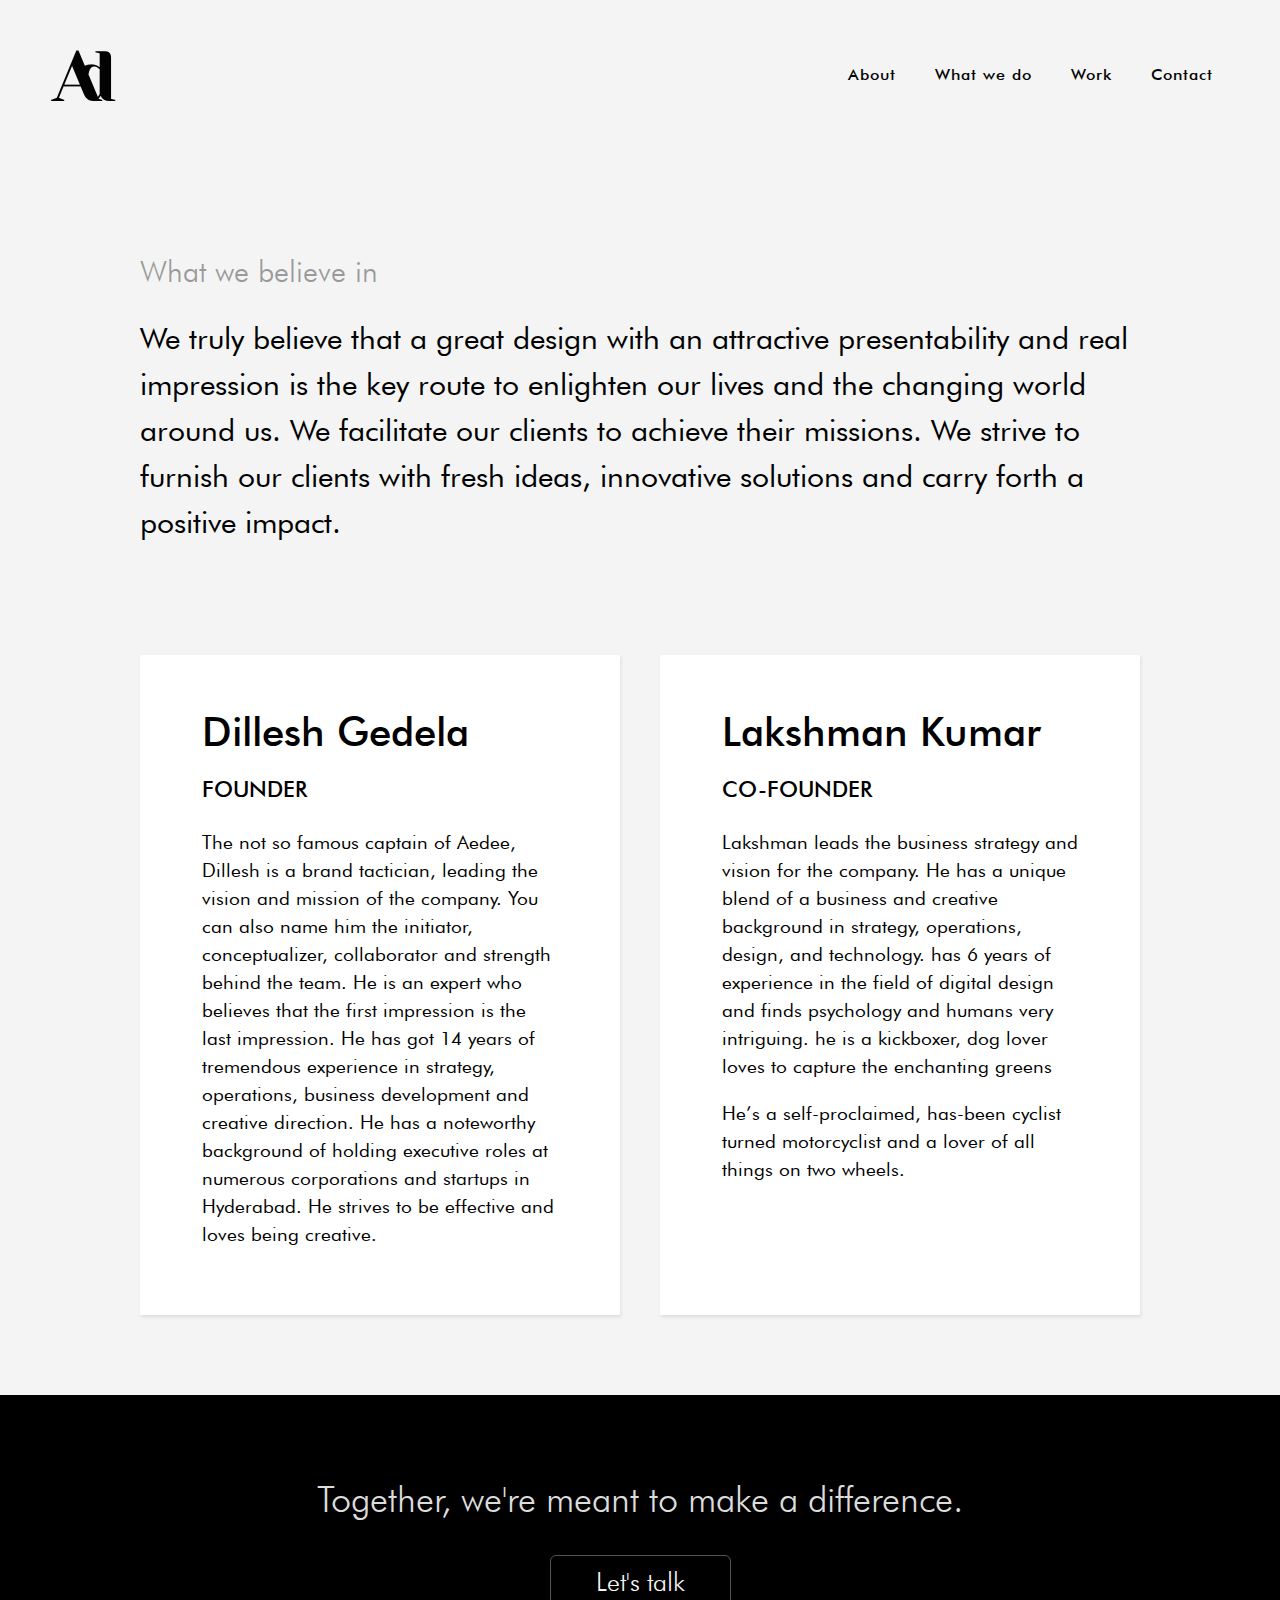
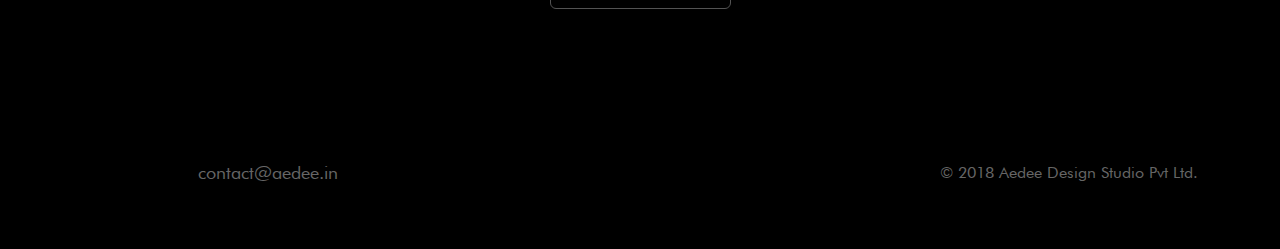
<file: about.html>
<!DOCTYPE html>
<html lang="en">

<head>
	<!-- Global site tag (gtag.js) - Google Analytics -->
	<script async src="https://www.googletagmanager.com/gtag/js?id=UA-145910	037-1"></script>
	<script>
  	window.dataLayer = window.dataLayer || [];
  	function gtag(){dataLayer.push(arguments);}
  	gtag('js', new Date());

  	gtag('config', 'UA-145910037-1');
	</script>

    <meta http-equiv="Content-Type" content="text/html; charset=UTF-8">
    <meta charset="utf-8">
<meta name="keywords" content=" User interface ui,Mobile apps,Digital products,Ux designer,Design wireframes,User experience ux,User research,Visual design,User experience design,Information architecture,corporate identity,Brand,Brand Identity,Asset,visible, beautiful elements,business,logo design,Brand identity system,Package designing,design,design experts,effective packaging,packaging,packaging solution,package solution,package design,Product,Marketing Assets,Customer,engagement, Customer engagement,Business,successful business,social media,marketing,marketing team,brand,brand strategy,strategy,social,Impact,Brochures,Posters,social media post design (with supporting content),Web Development,Web,Development,Business,Company,robust,Application,intuitive, UI,Analytics,companies, client’s, client’s satisfaction,good visionary,experience, explore, Website,Drive Performance,Aligning Business Intent,Optimize Navigation,Visitor Retention,innovative solutions,real impression,missions,fresh ideas,positive impact,Dillesh Gedela,
Lakshman Kumar,conceptualizer,first impression is the last impression,experienced team,loves being creative,Together, we're meant to make a difference.">
    <title>Aedee Design Studio</title>
    <meta name="viewport" content="width=device-width, initial-scale=1.0">
    <link href="css/style.css" type="text/css" rel="stylesheet">
    <link href="css/responsive.css" type="text/css" rel="stylesheet">
    <link href="css/titleanimations.css" type="text/css" rel="stylesheet">
    <link rel="stylesheet" href="https://use.fontawesome.com/releases/v5.2.0/css/all.css" integrity="sha384-hWVjflwFxL6sNzntih27bfxkr27PmbbK/iSvJ+a4+0owXq79v+lsFkW54bOGbiDQ" crossorigin="anonymous">
    <script src="https://ajax.googleapis.com/ajax/libs/jquery/3.2.1/jquery.min.js"></script>
    <script>
        $(document).ready(function(){
          // Add smooth scrolling to all links
          $("a").on('click', function(event) {

            // Make sure this.hash has a value before overriding default behavior
            if (this.hash !== "") {
              // Prevent default anchor click behavior
              event.preventDefault();

              // Store hash
              var hash = this.hash;

              // Using jQuery's animate() method to add smooth page scroll
              // The optional number (800) specifies the number of milliseconds it takes to scroll to the specified area
              $('html, body').animate({
                scrollTop: $(hash).offset().top
              }, 800, function(){
           
                // Add hash (#) to URL when done scrolling (default click behavior)
                window.location.hash = hash;
              });
            } // End if
          });
        });
    </script>
</head>

<body>

	<div class="fullcontainer inner_full_container">
		<div class="container">
			<header>
				<div class="logo"><a href="index.html"><img src="images/logo.png" alt="" width="50%"></a></div>
				<div class="topnav" id="myTopnav">
					<ul>
						<li><a href="about.html">About</a></li>
						<li><a href="what_we_do.html">What we do</a></li>
						<li><a href="work.html">Work</a></li>
						<li><a href="contact.html">Contact</a></li>
						<!-- <li class="hire"><a href="#">We're Hiring</a></li> -->

					</ul>
					<a href="javascript:void(0);" class="icon" onclick="myFunction()">&#9776;</a>
				</div>
			</header>

			 
		</div>
	</div>

	<div class="fullcontainer inner_full_container">
		 <div class="container inner_container">
		 	<div class="middle_section">
		 		<div class="about_info">
		 			<!-- <h3>We are all about design</h3>
		 			<p>We believe in making things presentable. Our each project has a  touch of personalization which reflects the customers identity. We dont just finish a task we solve your problem!</p> -->
		 			<h3>What we believe in</h3>
		 			<p>We truly believe that a great design with an attractive presentability and real impression is the  key route to enlighten our lives and the changing world around us.
We facilitate our clients to achieve their missions. We strive to furnish our clients with fresh ideas, innovative solutions and carry forth  a positive impact.</p>

		 		</div>

		 		<div class="row">

		 			<div class="founders_info">
		 				<h2>Dillesh Gedela</h2>
		 				<h5>FOUNDER</h5>
		 				<p>The not so famous captain of  Aedee, Dillesh is a brand tactician, leading the vision and mission of the company. You can also name him  the initiator, conceptualizer, collaborator and strength behind the team. He is an expert who believes that  the first impression is the last impression. He has got 14 years of tremendous experience in strategy, operations, business development and creative direction. He has a noteworthy background of holding executive roles at numerous corporations and startups in Hyderabad. He strives to be effective and loves being creative.</p>
		 			</div>

		 			<div class="founders_info co_founder_info">
		 				<h2>Lakshman Kumar</h2>
		 				<h5>CO-FOUNDER</h5>
		 				<p>Lakshman leads the business strategy and vision for the company. He has a unique blend of a business and creative background in strategy, operations, design, and technology.
has 6 years of experience in the field of digital design and finds psychology and humans very intriguing. he is a kickboxer, dog lover loves to capture the enchanting greens 

</p>
<p>He’s a self-proclaimed, has-been cyclist turned motorcyclist and a lover of all things on two wheels. </p>
		 			</div>

		 		</div>

		 		<div class="row our_values_info hide">
		 			<h3>Our Values</h3>
		 		</div>
		 	</div>
		 </div>
	</div>

	

	<div class="fullcontainer footer_section">
		<div class="container">
			<footer>
				<h4 class="textcenter">Together, we're meant to make a difference.</h4>
				<h2 class="textcenter"><a href="letstalk.html">Let's talk</a></h2>

				<div class="footer_contact_info">
					<div class="col-md-4 col-xs-12 foot_contact textcenter">
						<a href="mailto:contact@aedee.in">contact@aedee.in</a>					
					</div>						
					<div class="col-md-4 col-xs-12 textcenter social-links">
						<li><a href="https://www.facebook.com/Aedeedesigns" target="_blank"> <i class="fab fa-facebook-f"></i></a></li>
						<li><a href="https://dribbble.com/Aedeedesigns" target="_blank"><i class="fab fa-dribbble" target="_blank"></i></a></li>
						<li><a href="https://www.instagram.com/aedeestudio/" target="_blank"><i class="fab fa-instagram"></i></a></li>
						<li><a href="https://www.linkedin.com/company/aedee-design-studio/" target="_blank"><i class="fab fa-linkedin-in"></i></a></li>									
					</div>				
					<div class="col-md-4 col-xs-12 textright copyright_info" style="float:right">
					&copy; 2018 Aedee Design Studio Pvt Ltd.
				</div>									
				</div>

			</footer>
		</div>
	</div>


	<script>
function myFunction() {
    var x = document.getElementById("myTopnav");
    if (x.className === "topnav") {
        x.className += " responsive";
    } else {
        x.className = "topnav";
    }
}
</script>
</body>
</html>
</file>
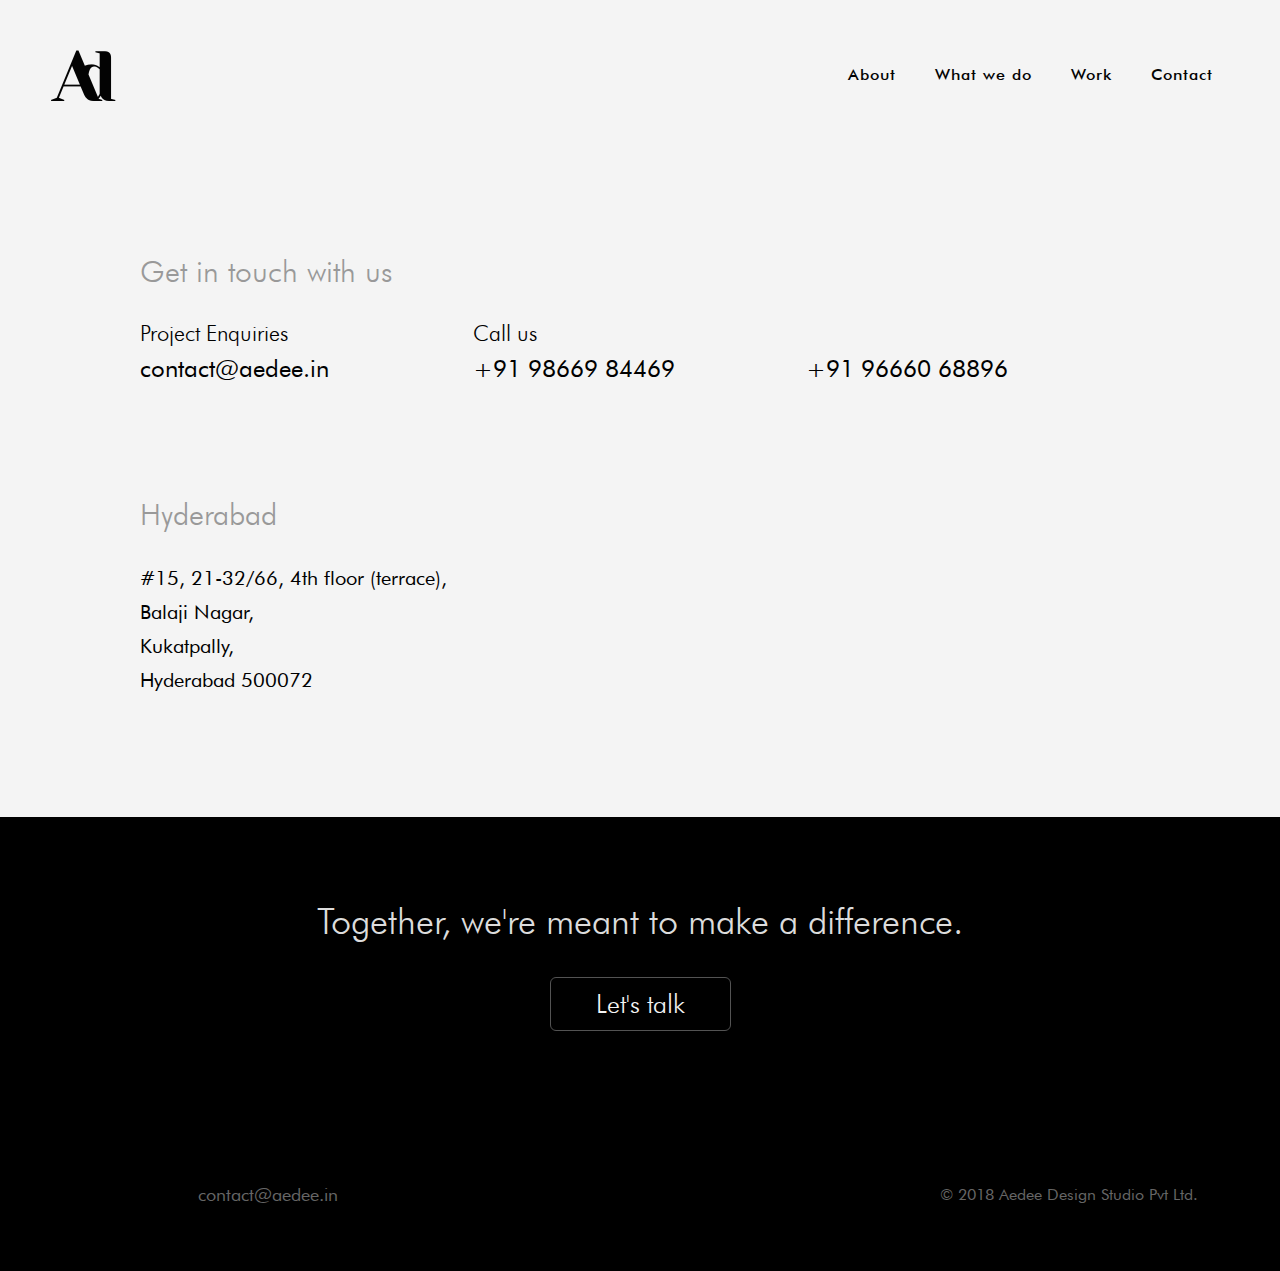
<file: contact.html>
<!DOCTYPE html>
<html lang="en">

<head>
<!-- Global site tag (gtag.js) - Google Analytics -->
	<script async src="https://www.googletagmanager.com/gtag/js?id=UA-145910037-1"></script>
	<script>
  	window.dataLayer = window.dataLayer || [];
  	function gtag(){dataLayer.push(arguments);}
  	gtag('js', new Date());

  	gtag('config', 'UA-145910037-1');
	</script>

    <meta http-equiv="Content-Type" content="text/html; charset=UTF-8">
    <meta charset="utf-8">
<meta name="keywords" content=" User interface ui,Mobile apps,Digital products,Ux designer,Design wireframes,User experience ux,User research,Visual design,User experience design,Information architecture,corporate identity,Brand,Brand Identity,Asset,visible, beautiful elements,business,logo design,Brand identity system,Package designing,design,design experts,effective packaging,packaging,packaging solution,package solution,package design,Product,Marketing Assets,Customer,engagement, Customer engagement,Business,successful business,social media,marketing,marketing team,brand,brand strategy,strategy,social,Impact,Brochures,Posters,social media post design (with supporting content),Web Development,Web,Development,Business,Company,robust,Application,intuitive, UI,Analytics,companies, client’s, client’s satisfaction,good visionary,experience, explore, Website,Drive Performance,Aligning Business Intent,Optimize Navigation,Visitor Retention,ui ux designer in Kukatpally,ui ux design company in Kukatpally,ui ux design company near me,ui ux designer near me,ui ux designer in hyderabad,ui ux design company in hyderabad,brand marketing near me,designer near me,designer in hyderabad,designer in kukatpally,designer company in hyderabad,best,Together, we're meant to make a difference">
    <title>Aedee Design Studio</title>
    <meta name="viewport" content="width=device-width, initial-scale=1.0">
    <link href="css/style.css" type="text/css" rel="stylesheet">
    <link href="css/responsive.css" type="text/css" rel="stylesheet">
    <link href="css/titleanimations.css" type="text/css" rel="stylesheet">
    <link rel="stylesheet" href="https://use.fontawesome.com/releases/v5.2.0/css/all.css" integrity="sha384-hWVjflwFxL6sNzntih27bfxkr27PmbbK/iSvJ+a4+0owXq79v+lsFkW54bOGbiDQ" crossorigin="anonymous">
    <script src="https://ajax.googleapis.com/ajax/libs/jquery/3.2.1/jquery.min.js"></script>
</head>

<body>

	<div class="fullcontainer inner_full_container">
		<div class="container">
			<header>
				<div class="logo"><a href="index.html"><img src="images/logo.png" alt=""  width="50%"></a></div>
				<div class="topnav" id="myTopnav">
					<ul>
						<li><a href="about.html">About</a></li>
						<li><a href="what_we_do.html">What we do</a></li>
						<li><a href="work.html">Work</a></li>
						<li><a href="contact.html">Contact</a></li>
						<!-- <li class="hire"><a href="#">We're Hiring</a></li> -->

					</ul>
					<a href="javascript:void(0);" class="icon" onclick="myFunction()">&#9776;</a>
				</div>
			</header>
			 
		</div>
	</div>

	<div class="fullcontainer inner_full_container">
		 <div class="container inner_container">
		 	<div class="middle_section">
		 		<div class="about_info">
		 			<h3>Get in touch with us</h3>
		 			 <div class="cotnact_list">
		 			 	<ul>
		 			 		<li>
		 			 			<span>Project Enquiries</span>
		 			 			<a href="mailto:contact@aedee.in">contact@aedee.in</a>
		 			 		</li>
		 			 		<li>
		 			 			<span>Call us</span>
		 			 			<a href="tel:919866984469">+91 98669 84469</a>
		 			 		</li>
		 			 		<li>
		 			 			<span> &nbsp;</span>
		 			 			<a href="tel:9666068896">+91 96660 68896</a>
		 			 		</li>
		 			 	</ul>
		 			 </div>
		 		</div>

		 		 

		 		<div class="row location_info">
		 			<h3>Hyderabad</h3>
		 			<p>
		 				#15, 21-32/66, 4th floor (terrace), <br>
						Balaji Nagar,<br>
						Kukatpally,<br>
						Hyderabad 500072
		 			</p>
		 		</div>

		 		 
		 	</div>
		 </div>
	</div>

	

	<div class="fullcontainer footer_section">
		<div class="container">
			<footer>
				<h4 class="textcenter">Together, we're meant to make a difference.</h4>
				<h2 class="textcenter"><a href="letstalk.html">Let's talk</a></h2>

				<div class="footer_contact_info">
					<div class="col-md-4 col-xs-12 foot_contact textcenter">
						<a href="mailto:contact@aedee.in">contact@aedee.in</a>					
					</div>						
					<div class="col-md-4 col-xs-12 textcenter social-links">
						<li><a href="https://www.facebook.com/Aedeedesigns" target="_blank"> <i class="fab fa-facebook-f"></i></a></li>
						<li><a href="https://dribbble.com/Aedeedesigns" target="_blank"><i class="fab fa-dribbble" target="_blank"></i></a></li>
						<li><a href="https://www.instagram.com/aedeestudio/" target="_blank"><i class="fab fa-instagram"></i></a></li>
						<li><a href="https://www.linkedin.com/company/aedee-design-studio/" target="_blank"><i class="fab fa-linkedin-in"></i></a></li>									
					</div>				
					<div class="col-md-4 col-xs-12 textright copyright_info" style="float:right">
					&copy; 2018 Aedee Design Studio Pvt Ltd.
				</div>									
				</div>

			</footer>
		</div>
	</div>


	<script>
function myFunction() {
    var x = document.getElementById("myTopnav");
    if (x.className === "topnav") {
        x.className += " responsive";
    } else {
        x.className = "topnav";
    }
}
</script>
</body>
</html>
</file>
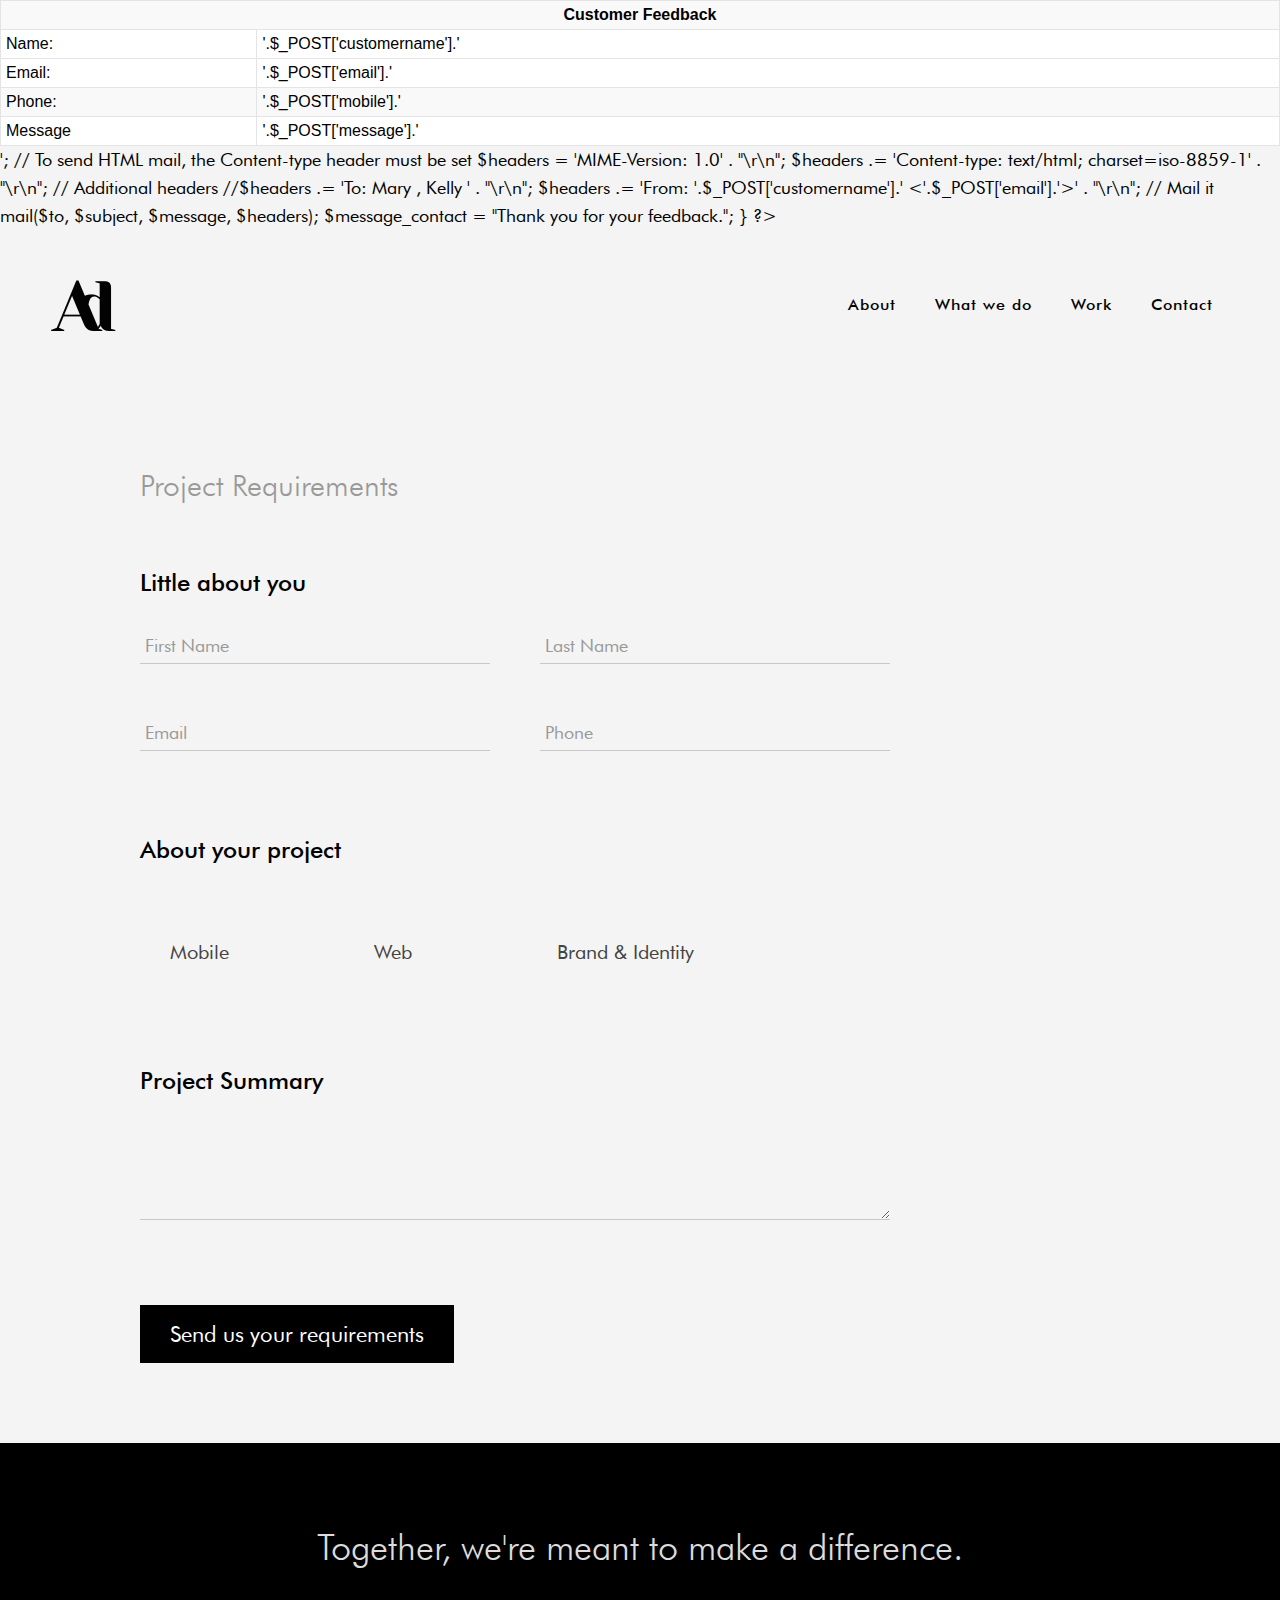
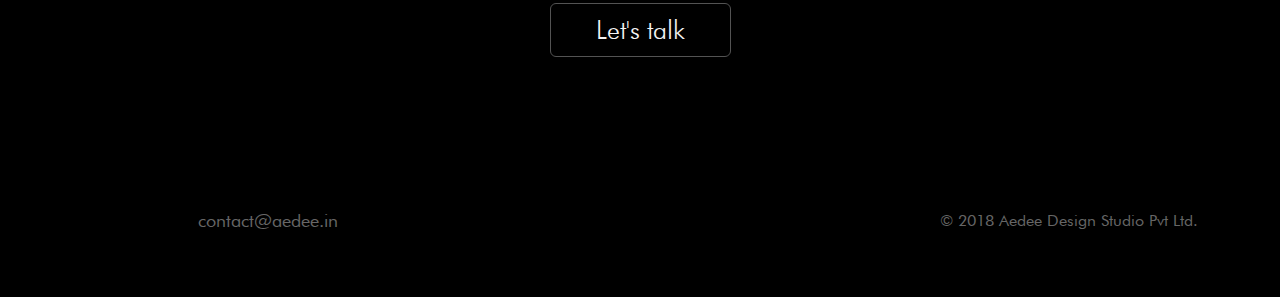
<file: letstalk - Copy.html>
<?php
$message_contact = "";
if(isset($_POST['project_requirement_form'])){

    $to = 'contact@aedee.in';

// subject
    $subject = 'Project Requirements from Aedee.in';

// message
    $message = '
<html>
<head>
</head>
<body>
<table width="100%" border="0" cellspacing="0" cellpadding="0" style="font-family:Arial, Helvetica, sans-serif; font-size:14px; color:#333333">
	<tr>
		<td bgcolor="#E4E4E4"><table width="100%" border="0" cellspacing="1" cellpadding="5">
			<tr>
				<th colspan="2" bgcolor="#F9F9F9">Customer Feedback</th>
			</tr>
			<tr>
				<td bgcolor="#FFFFFF" width="20%">Name:</td>
				<td bgcolor="#FFFFFF">'.$_POST['customername'].'</td>
			</tr>

			<tr>
				<td bgcolor="#FFFFFF">Email:</td>
				<td bgcolor="#FFFFFF">'.$_POST['email'].'</td>
			</tr>
			<tr>
				<td bgcolor="#F9F9F9">Phone:</td>
				<td bgcolor="#F9F9F9">'.$_POST['mobile'].'</td>
			</tr>

			<tr>
				<td bgcolor="#FFFFFF">Message</td>
				<td bgcolor="#FFFFFF">'.$_POST['message'].'</td>
			</tr>

		</table></td>
	</tr>
</table>

</body>
</html>
';

// To send HTML mail, the Content-type header must be set
$headers = 'MIME-Version: 1.0' . "\r\n";
$headers .= 'Content-type: text/html; charset=iso-8859-1' . "\r\n";

// Additional headers
//$headers .= 'To: Mary <mary@example.com>, Kelly <kelly@example.com>' . "\r\n";
$headers .= 'From: '.$_POST['customername'].' <'.$_POST['email'].'>' . "\r\n";

// Mail it
mail($to, $subject, $message, $headers);

$message_contact = "Thank you for your feedback.";
}

?>

<!DOCTYPE html>
<html lang="en">

<head>
    <meta http-equiv="Content-Type" content="text/html; charset=UTF-8">
    <meta charset="utf-8">
    <title>Aedee Design Studio</title>
    <meta name="viewport" content="width=device-width, initial-scale=1.0">
    <link href="css/style.css" type="text/css" rel="stylesheet">
    <link href="css/responsive.css" type="text/css" rel="stylesheet">
    <script src="https://ajax.googleapis.com/ajax/libs/jquery/3.2.1/jquery.min.js"></script>
    <script>
        $(document).ready(function(){
          // Add smooth scrolling to all links
          $("a").on('click', function(event) {

            // Make sure this.hash has a value before overriding default behavior
            if (this.hash !== "") {
              // Prevent default anchor click behavior
              event.preventDefault();

              // Store hash
              var hash = this.hash;

              // Using jQuery's animate() method to add smooth page scroll
              // The optional number (800) specifies the number of milliseconds it takes to scroll to the specified area
              $('html, body').animate({
                scrollTop: $(hash).offset().top
              }, 800, function(){
           
                // Add hash (#) to URL when done scrolling (default click behavior)
                window.location.hash = hash;
              });
            } // End if
          });
        });
    </script>
</head>

<body>

	<div class="fullcontainer inner_full_container">
		<div class="container">
			<header>
				<div class="logo"><a href="index.html"><img src="images/logo.png" alt="" width="50%"></a></div>
				<div class="topnav" id="myTopnav">
					<ul>
						<li><a href="about.html">About</a></li>
						<li><a href="what_we_do.html">What we do</a></li>
						<li><a href="work.html">Work</a></li>
						<li><a href="contact.html">Contact</a></li>
						<!-- <li class="hire"><a href="#">We're Hiring</a></li> -->

					</ul>
					<a href="javascript:void(0);" class="icon" onclick="myFunction()">&#9776;</a>
				</div>
			</header>

			 
		</div>
	</div>

	<div class="fullcontainer inner_full_container">
		 <div class="container inner_container">
		 	<div class="middle_section">
		 		<div class="about_info">
		 			<h3>Project Requirements</h3>
		 			
		 			<div class="req_form">

						<form method="post" data-toggle="validator" role="form" >

		 					<div class="row form_section">

		 						<h4>Little about you</h4>
    
							    <div class="row req_form_row">
								    <div class="group col-sm-6 col-xs-12 about_field"> 
								      <input type="text" id="firstname" name="firstname"  required>
								      
								      <span class="bar"></span>
								      <label>First Name</label>
								    </div>
								      
								    <div class="group col-sm-6 col-xs-12 about_field">      
								      <input type="text" id="lastname" name="lastname" required>
								       
								      <span class="bar"></span>
								      <label>Last Name</label>
								    </div>
								</div>

								 <div class="row req_form_row">
								    <div class="group col-sm-6 col-xs-12 about_field"> 
								      <input type="email" id="email" name="email" required>
								      
								      <span class="bar"></span>
								      <label>Email</label>
								    </div>
								      
								    <div class="group col-sm-6 col-xs-12 about_field">      
								      <input type="text" id="phone" name="phone" required>
								       
								      <span class="bar"></span>
								      <label>Phone</label>
								    </div>
								</div>

						</div>

						<div class="row form_section">

		 						<h4>About your project</h4>
    
							    <div class="row req_form_row proj_type">
								     <ul>
								     	<li>
								     		<input type="checkbox" id="mobile_pro" name="your_project" class="ad_check">
											<label for="mobile_pro">
											     Mobile
											</label>
								     	</li>
								     	<li>
								     		<input type="checkbox" id="web_pro" name="your_project" class="ad_check">
											<label for="web_pro">
											     Web
											</label>
								     	</li>
								     	<li>
								     		<input type="checkbox" id="brand_pro" name="your_project" class="ad_check">
											<label for="brand_pro">
											     Brand &amp; Identity
											</label>
								     	</li>
								     </ul>
								</div>

								  

						</div>


						<div class="row form_section project_summary">

		 						<h4>Project Summary</h4>
    
							    <div class="row req_form_row">
								    <div class="group col-sm-12 about_field"> 
								      
								    	<textarea type="text" id="projectsummary" name="projectsummary" > </textarea>
								      
								    </div>
								      
								     
								</div>

								  

						</div>

						<div class="row form_section submit_row">
							
							<button type="submit" name="project_requirement_form"  class="submit_btn"> Send us your requirements</button>

						</div>
					    
					  </form>

		 			</div>

		 		</div>

		 		 
		 	</div>
		 </div>
	</div>

	

	<div class="fullcontainer footer_section">
		<div class="container">
			<footer>
				<h4 class="textcenter">Together, we're meant to make a difference.</h4>
				<h2 class="textcenter"><a href="letstalk.html">Let's talk</a></h2>

				<div class="footer_contact_info">
					<div class="col-md-4 col-xs-12 foot_contact textcenter">
						<a href="mailto:contact@aedee.in">contact@aedee.in</a>					
					</div>						
					<div class="col-md-4 col-xs-12 textcenter social-links">
						<li><a href="https://www.facebook.com/Aedeedesigns" target="_blank"> <i class="fab fa-facebook-f"></i></a></li>
						<li><a href="https://dribbble.com/Aedeedesigns" target="_blank"><i class="fab fa-dribbble" target="_blank"></i></a></li>
						<li><a href="https://www.instagram.com/aedeestudio/" target="_blank"><i class="fab fa-instagram"></i></a></li>
						<li><a href="https://www.linkedin.com/company/aedee-design-studio/" target="_blank"><i class="fab fa-linkedin-in"></i></a></li>									
					</div>				
					<div class="col-md-4 col-xs-12 textright copyright_info" style="float:right">
					&copy; 2018 Aedee Design Studio Pvt Ltd.
				</div>									
				</div>

			</footer>
		</div>
	</div>


	<script>
function myFunction() {
    var x = document.getElementById("myTopnav");
    if (x.className === "topnav") {
        x.className += " responsive";
    } else {
        x.className = "topnav";
    }
}
</script>
</body>
</html>
</file>
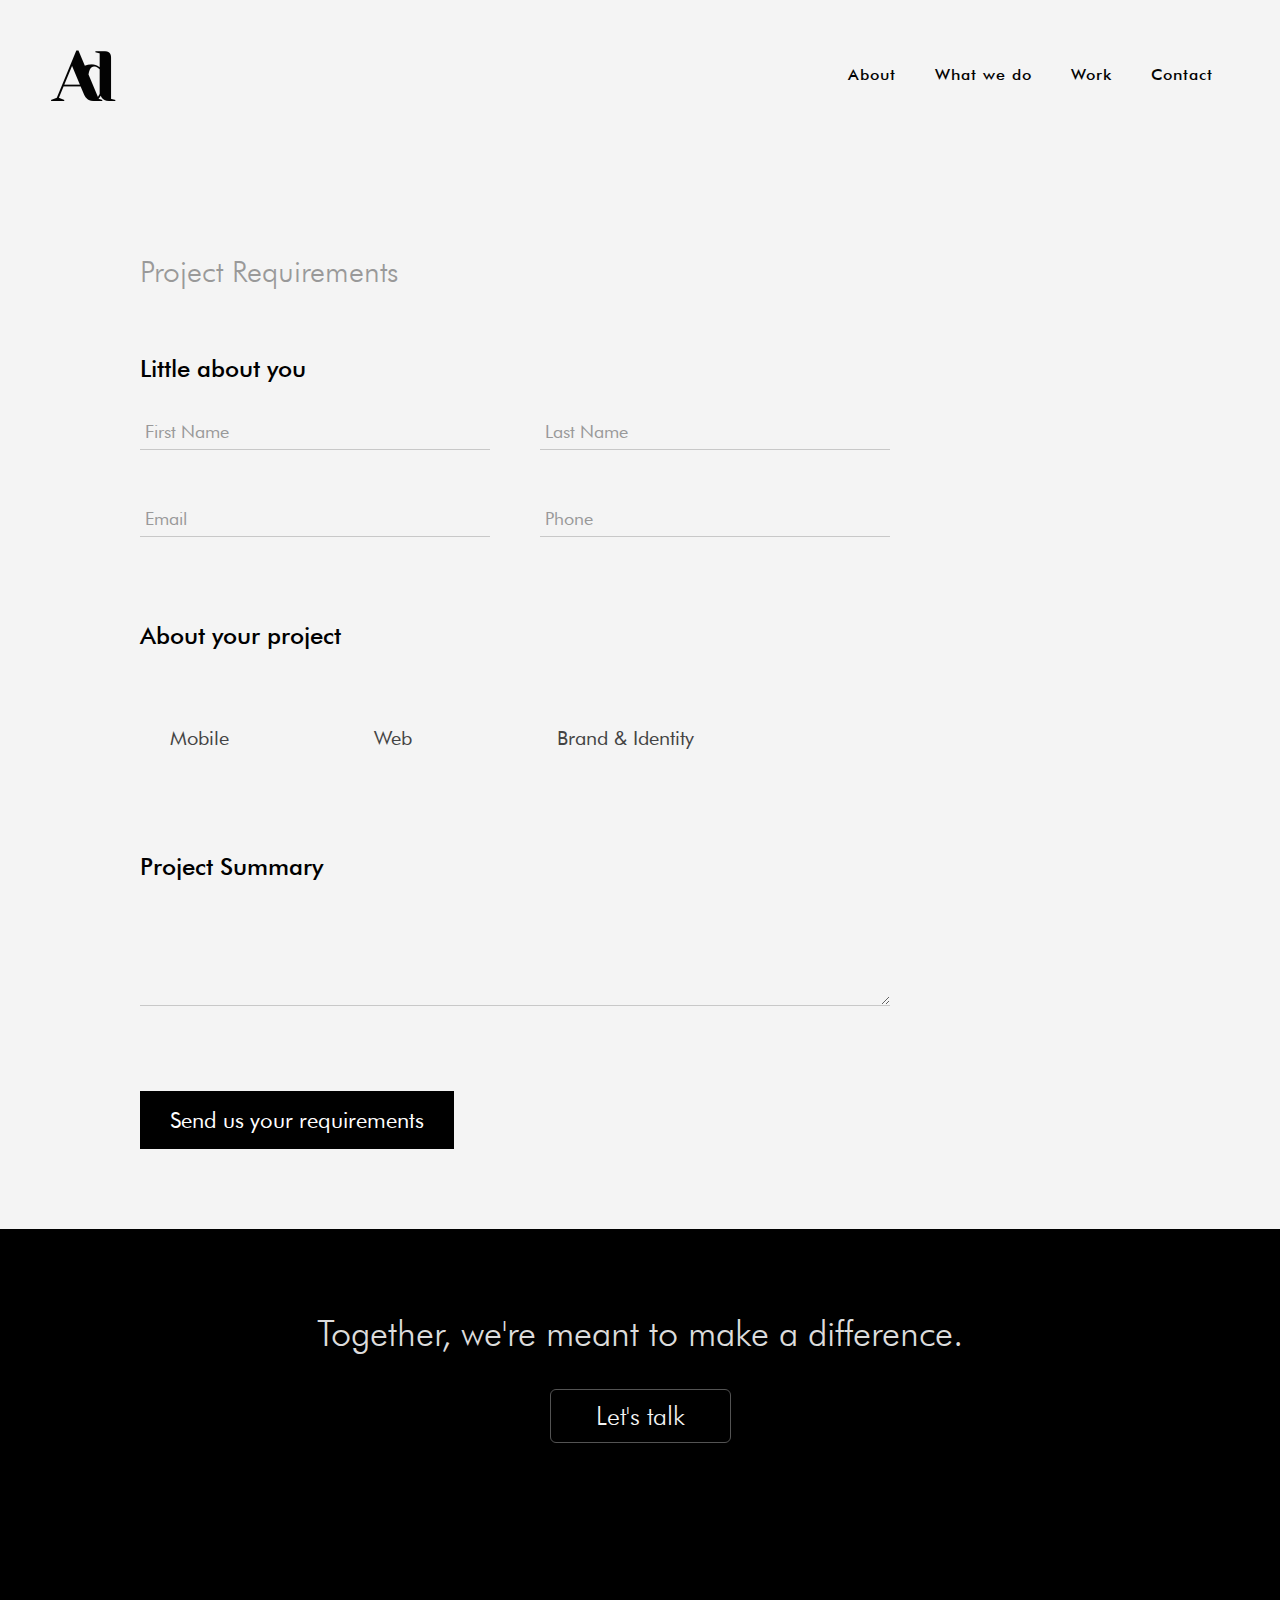
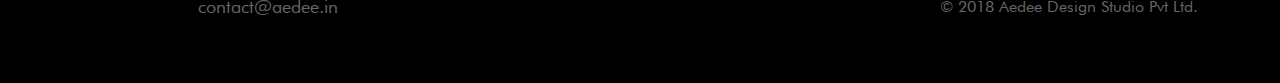
<file: letstalk.html>
<!DOCTYPE html>
<html lang="en">

<head>
<!-- Global site tag (gtag.js) - Google Analytics -->
	<script async src="https://www.googletagmanager.com/gtag/js?id=UA-145910037-1"></script>
	<script>
  	window.dataLayer = window.dataLayer || [];
  	function gtag(){dataLayer.push(arguments);}
  	gtag('js', new Date());

  	gtag('config', 'UA-145910037-1');
	</script>

    <meta http-equiv="Content-Type" content="text/html; charset=UTF-8">
    <meta charset="utf-8">
    <title>Aedee Design Studio</title>
    <meta name="viewport" content="width=device-width, initial-scale=1.0">
    <link href="css/style.css" type="text/css" rel="stylesheet">
    <link href="css/responsive.css" type="text/css" rel="stylesheet">
    <link href="css/titleanimations.css" type="text/css" rel="stylesheet">
    <link rel="stylesheet" href="https://use.fontawesome.com/releases/v5.2.0/css/all.css" integrity="sha384-hWVjflwFxL6sNzntih27bfxkr27PmbbK/iSvJ+a4+0owXq79v+lsFkW54bOGbiDQ" crossorigin="anonymous">
    <script src="https://ajax.googleapis.com/ajax/libs/jquery/3.2.1/jquery.min.js"></script>
    <script>
        $(document).ready(function(){
          // Add smooth scrolling to all links
          $("a").on('click', function(event) {

            // Make sure this.hash has a value before overriding default behavior
            if (this.hash !== "") {
              // Prevent default anchor click behavior
              event.preventDefault();

              // Store hash
              var hash = this.hash;

              // Using jQuery's animate() method to add smooth page scroll
              // The optional number (800) specifies the number of milliseconds it takes to scroll to the specified area
              $('html, body').animate({
                scrollTop: $(hash).offset().top
              }, 800, function(){
           
                // Add hash (#) to URL when done scrolling (default click behavior)
                window.location.hash = hash;
              });
            } // End if
          });
        });
    </script>
</head>

<body>

	<div class="fullcontainer inner_full_container">
		<div class="container">
			<header>
				<div class="logo"><a href="index.html"><img src="images/logo.png" alt="" width="50%"></a></div>
				<div class="topnav" id="myTopnav">
					<ul>
						<li><a href="about.html">About</a></li>
						<li><a href="what_we_do.html">What we do</a></li>
						<li><a href="work.html">Work</a></li>
						<li><a href="contact.html">Contact</a></li>
						<!-- <li class="hire"><a href="#">We're Hiring</a></li> -->

					</ul>
					<a href="javascript:void(0);" class="icon" onclick="myFunction()">&#9776;</a>
				</div>
			</header>

			 
		</div>
	</div>

	<div class="fullcontainer inner_full_container">
		 <div class="container inner_container">
		 	<div class="middle_section">
		 		<div class="about_info">
		 			<h3>Project Requirements</h3>
		 			
		 			<div class="req_form">

						<form method="post" data-toggle="validator" role="form" >

		 					<div class="row form_section">

		 						<h4>Little about you</h4>
    
							    <div class="row req_form_row">
								    <div class="group col-sm-6 col-xs-12 about_field"> 
								      <input type="text" id="firstname" name="firstname"  required>
								      
								      <span class="bar"></span>
								      <label>First Name</label>
								    </div>
								      
								    <div class="group col-sm-6 col-xs-12 about_field">      
								      <input type="text" id="lastname" name="lastname" required>
								       
								      <span class="bar"></span>
								      <label>Last Name</label>
								    </div>
								</div>

								 <div class="row req_form_row">
								    <div class="group col-sm-6 col-xs-12 about_field"> 
								      <input type="email" id="email" name="email" required>
								      
								      <span class="bar"></span>
								      <label>Email</label>
								    </div>
								      
								    <div class="group col-sm-6 col-xs-12 about_field">      
								      <input type="text" id="phone" name="phone" required>
								       
								      <span class="bar"></span>
								      <label>Phone</label>
								    </div>
								</div>

						</div>

						<div class="row form_section">

		 						<h4>About your project</h4>
    
							    <div class="row req_form_row proj_type">
								     <ul>
								     	<li>
								     		<input type="checkbox" id="mobile_pro" name="your_project" class="ad_check">
											<label for="mobile_pro">
											     Mobile
											</label>
								     	</li>
								     	<li>
								     		<input type="checkbox" id="web_pro" name="your_project" class="ad_check">
											<label for="web_pro">
											     Web
											</label>
								     	</li>
								     	<li>
								     		<input type="checkbox" id="brand_pro" name="your_project" class="ad_check">
											<label for="brand_pro">
											     Brand &amp; Identity
											</label>
								     	</li>
								     </ul>
								</div>

								  

						</div>


						<div class="row form_section project_summary">

		 						<h4>Project Summary</h4>
    
							    <div class="row req_form_row">
								    <div class="group col-sm-12 about_field"> 
								      
								    	<textarea type="text" id="projectsummary" name="projectsummary" > </textarea>
								      
								    </div>
								      
								     
								</div>

								  

						</div>

						<div class="row form_section submit_row">
							
							<button type="submit" name="project_requirement_form"  class="submit_btn"> Send us your requirements</button>

						</div>
					    
					  </form>

		 			</div>

		 		</div>

		 		 
		 	</div>
		 </div>
	</div>

	

	<div class="fullcontainer footer_section">
		<div class="container">
			<footer>
				<h4 class="textcenter">Together, we're meant to make a difference.</h4>
				<h2 class="textcenter"><a href="letstalk.html">Let's talk</a></h2>

				<div class="footer_contact_info">
					<div class="col-md-4 col-xs-12 foot_contact textcenter">
						<a href="mailto:contact@aedee.in">contact@aedee.in</a>					
					</div>						
					<div class="col-md-4 col-xs-12 textcenter social-links">
						<li><a href="https://www.facebook.com/Aedeedesigns" target="_blank"> <i class="fab fa-facebook-f"></i></a></li>
						<li><a href="https://dribbble.com/Aedeedesigns" target="_blank"><i class="fab fa-dribbble" target="_blank"></i></a></li>
						<li><a href="https://www.instagram.com/aedeestudio/" target="_blank"><i class="fab fa-instagram"></i></a></li>
						<li><a href="https://www.linkedin.com/company/aedee-design-studio/" target="_blank"><i class="fab fa-linkedin-in"></i></a></li>									
					</div>				
					<div class="col-md-4 col-xs-12 textright copyright_info" style="float:right">
					&copy; 2018 Aedee Design Studio Pvt Ltd.
				</div>									
				</div>

			</footer>
		</div>
	</div>


	<script>
function myFunction() {
    var x = document.getElementById("myTopnav");
    if (x.className === "topnav") {
        x.className += " responsive";
    } else {
        x.className = "topnav";
    }
}
</script>
</body>
</html>
</file>
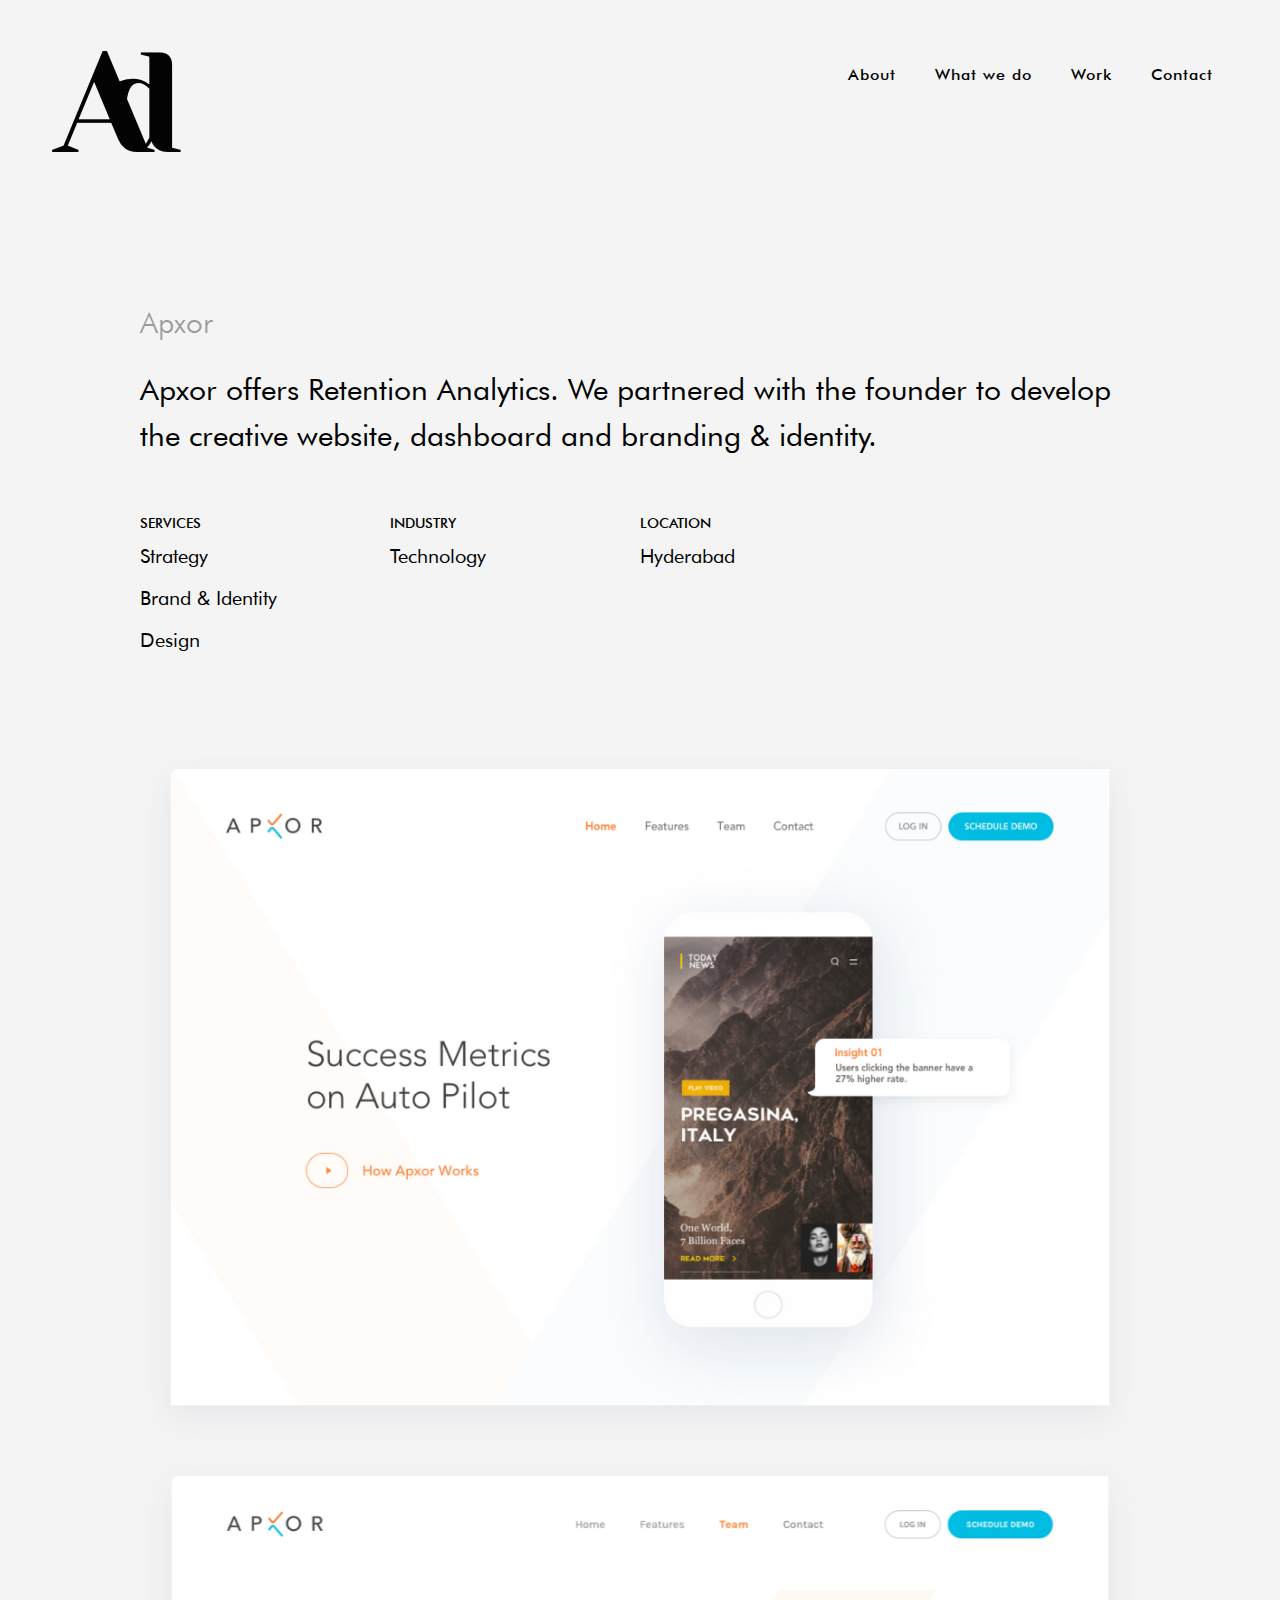
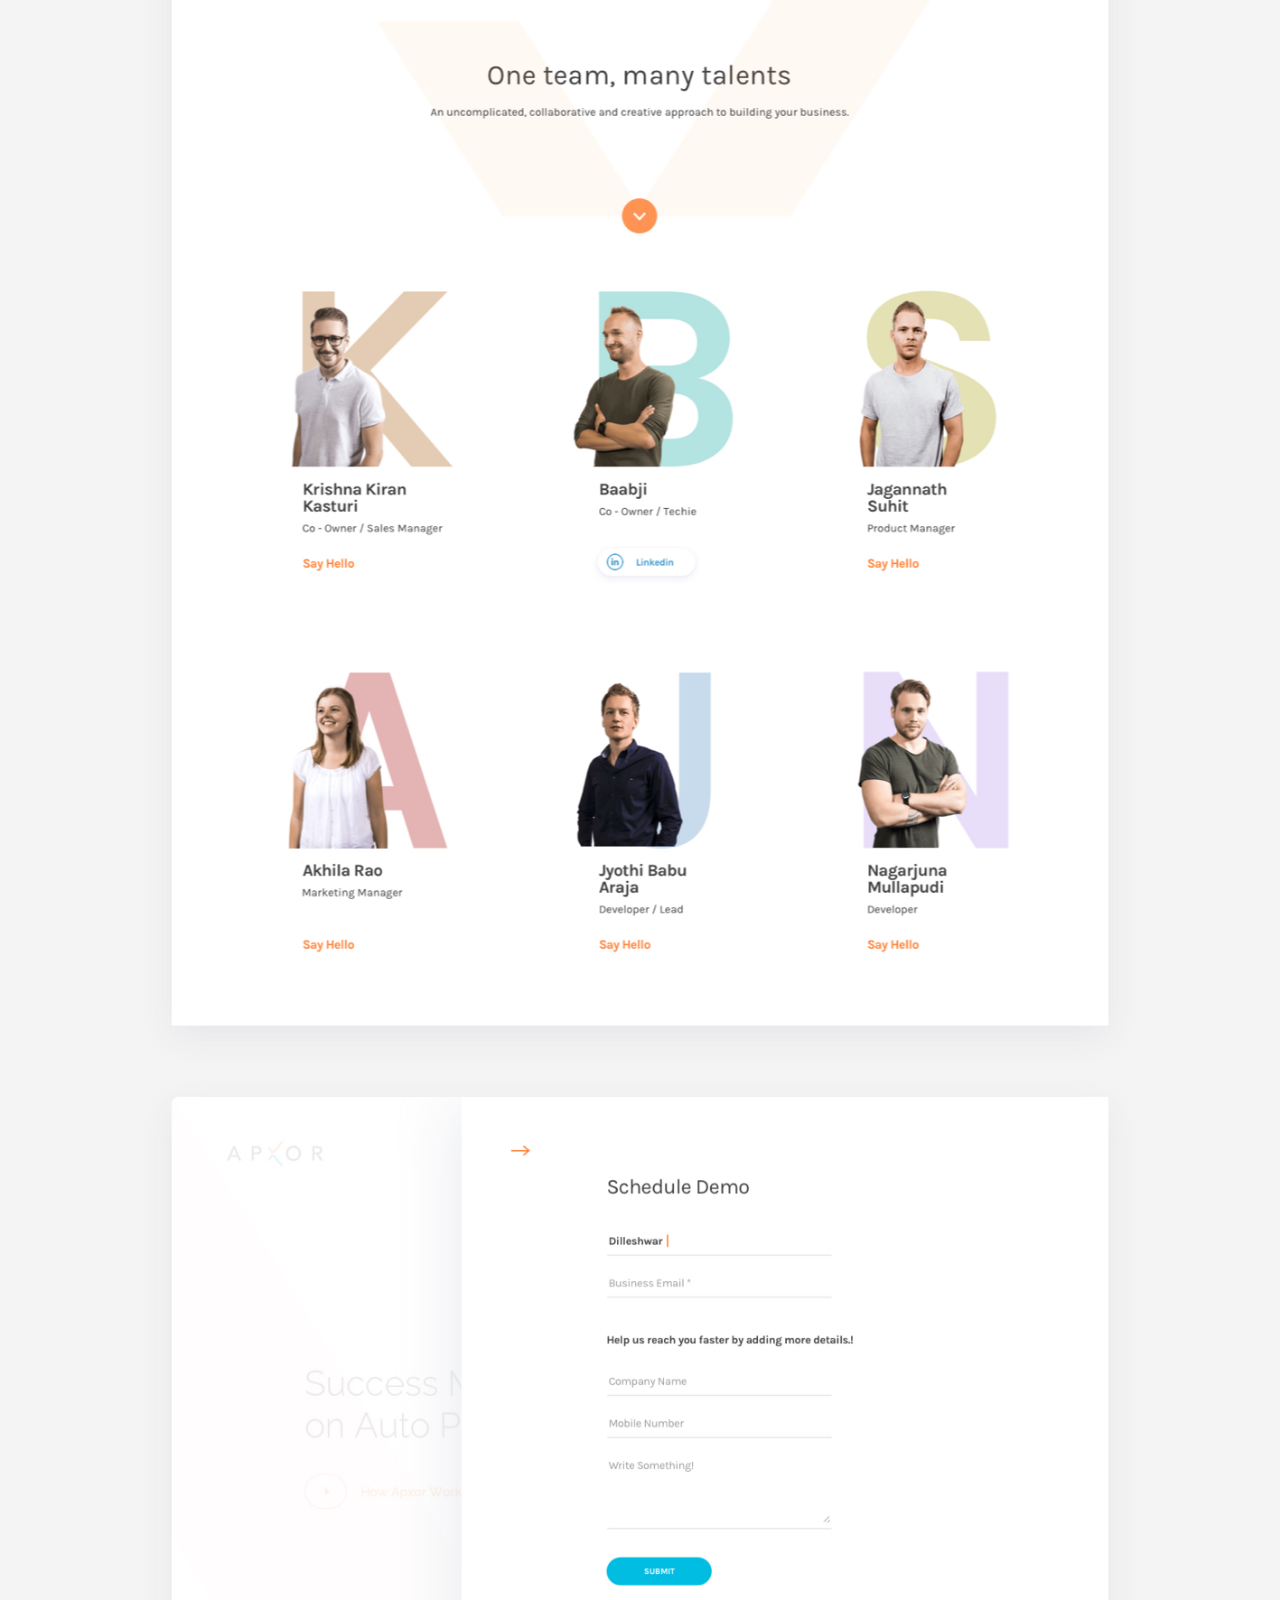
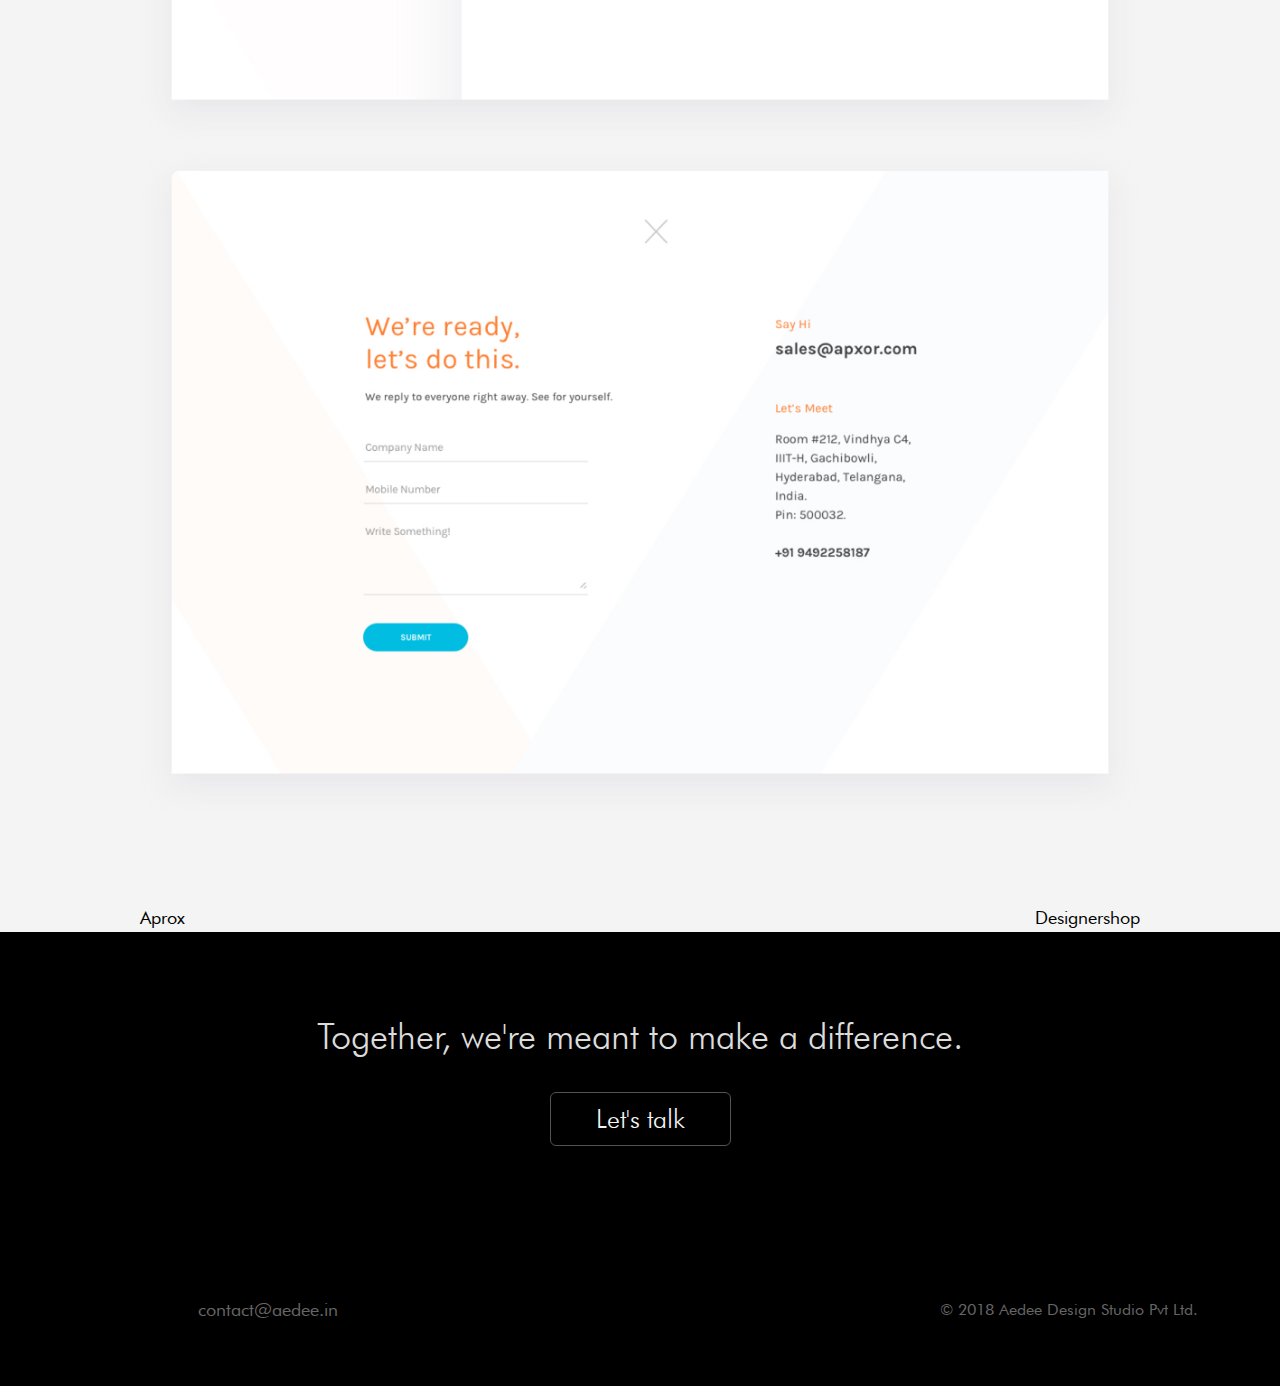
<file: project_apxor.html>
<!DOCTYPE html>
<html lang="en">

<head>
    <meta http-equiv="Content-Type" content="text/html; charset=UTF-8">
    <meta charset="utf-8">
    <title>Aedee Design Studio</title>
    <meta name="viewport" content="width=device-width, initial-scale=1.0">
    <link href="css/style.css" type="text/css" rel="stylesheet">
    <link href="css/responsive.css" type="text/css" rel="stylesheet">
    <script src="https://ajax.googleapis.com/ajax/libs/jquery/3.2.1/jquery.min.js"></script>
</head>

<body>
    <div class="fullcontainer inner_full_container">
        <div class="container">
            <header>
                <div class="logo"><a href="index.html"><img src="images/logo.png" alt=""></a></div>
                <div class="topnav" id="myTopnav">
                    <ul>
                        <li><a href="about.html">About</a></li>
                        <li><a href="what_we_do.html">What we do</a></li>
                        <li><a href="work.html">Work</a></li>
                        <li><a href="contact.html">Contact</a></li>
                        <!-- <li class="hire"><a href="#">We're Hiring</a></li> -->

                    </ul>
                    <a href="javascript:void(0);" class="icon" onclick="myFunction()">&#9776;</a>
                </div>
            </header>
        </div>
    </div>
    <div class="fullcontainer inner_full_container">
        <div class="container inner_container">
            <div class="middle_section">
                <div class="about_info">
                    <div class="row">
                        <h3>Apxor</h3>
                        <p>Apxor offers Retention Analytics. We partnered with the founder to develop the creative website, dashboard and branding &amp; identity.</p>
                    </div>
                    <div class="row">
                        <div class="col-md-3">
                            <div class="proj_features">
                                <ul>
                                    <li><h5>Services</h5></li>
                                    <li>Strategy</li>
                                    <li>Brand &amp; Identity</li>
                                    <li>Design</li>
                                </ul>
                            </div>
                        </div>
                        <div class="col-md-3">
                            <div class="proj_features">
                                <ul>
                                    <li>
                                        <h5>Industry</h5></li>
                                    <li>Technology</li>
                                </ul>
                            </div>
                        </div>
                        <div class="col-md-3">
                            <div class="proj_features">
                                <ul>
                                    <li>
                                        <h5>Location</h5></li>
                                    <li>Hyderabad</li>
                                </ul>
                            </div>
                        </div>
                    </div>

                    
                </div>

                 


                 

                <div class="row apxor_screens">
                	<ul>
	                	<li>
	                		<img src="images/apxor/homepage_latest@2x.png" alt="">
	                	</li>
	                	<li>
	                		<img src="images/apxor/homepage_latest.png" alt="">
	                	</li>
	                	<li>
	                		<img src="images/apxor/02@2x.png" alt="">
	                	</li>

	                	<li>
	                		<img src="images/apxor/03@2x.png" alt="">
	                	</li>
	                	
                	</ul>
                </div>

                <div class="row next_prev_buttons">
                	<div class="next_proj"><a href="#">Aprox</a></div>
                	<div class="prev_proj"><a href="#">Designershop</a></div>
                </div>
            </div>
        </div>
    </div>
    <div class="fullcontainer footer_section">
        <div class="container">
            <footer>
                <h4 class="textcenter">Together, we're meant to make a difference.</h4>
                <h2 class="textcenter"><a href="letstalk.html">Let's talk</a></h2>

                <div class="footer_contact_info">
                    <div class="col-md-4 col-xs-12 foot_contact textcenter">
                        <a href="mailto:contact@aedee.in">contact@aedee.in</a>                  
                    </div>                      
                    <div class="col-md-4 col-xs-12 textcenter social-links">
                        <li><a href="https://www.facebook.com/Aedeedesigns" target="_blank"> <i class="fab fa-facebook-f"></i></a></li>
                        <li><a href="https://dribbble.com/Aedeedesigns" target="_blank"><i class="fab fa-dribbble" target="_blank"></i></a></li>
                        <li><a href="https://www.instagram.com/aedeestudio/" target="_blank"><i class="fab fa-instagram"></i></a></li>
                        <li><a href="https://www.linkedin.com/company/aedee-design-studio/" target="_blank"><i class="fab fa-linkedin-in"></i></a></li>                                 
                    </div>              
                    <div class="col-md-4 col-xs-12 textright copyright_info" style="float:right">
                    &copy; 2018 Aedee Design Studio Pvt Ltd.
                </div>                                  
                </div>

            </footer>
        </div>
    </div>


    <script>
function myFunction() {
    var x = document.getElementById("myTopnav");
    if (x.className === "topnav") {
        x.className += " responsive";
    } else {
        x.className = "topnav";
    }
}
</script>
</body>
</html>
</file>
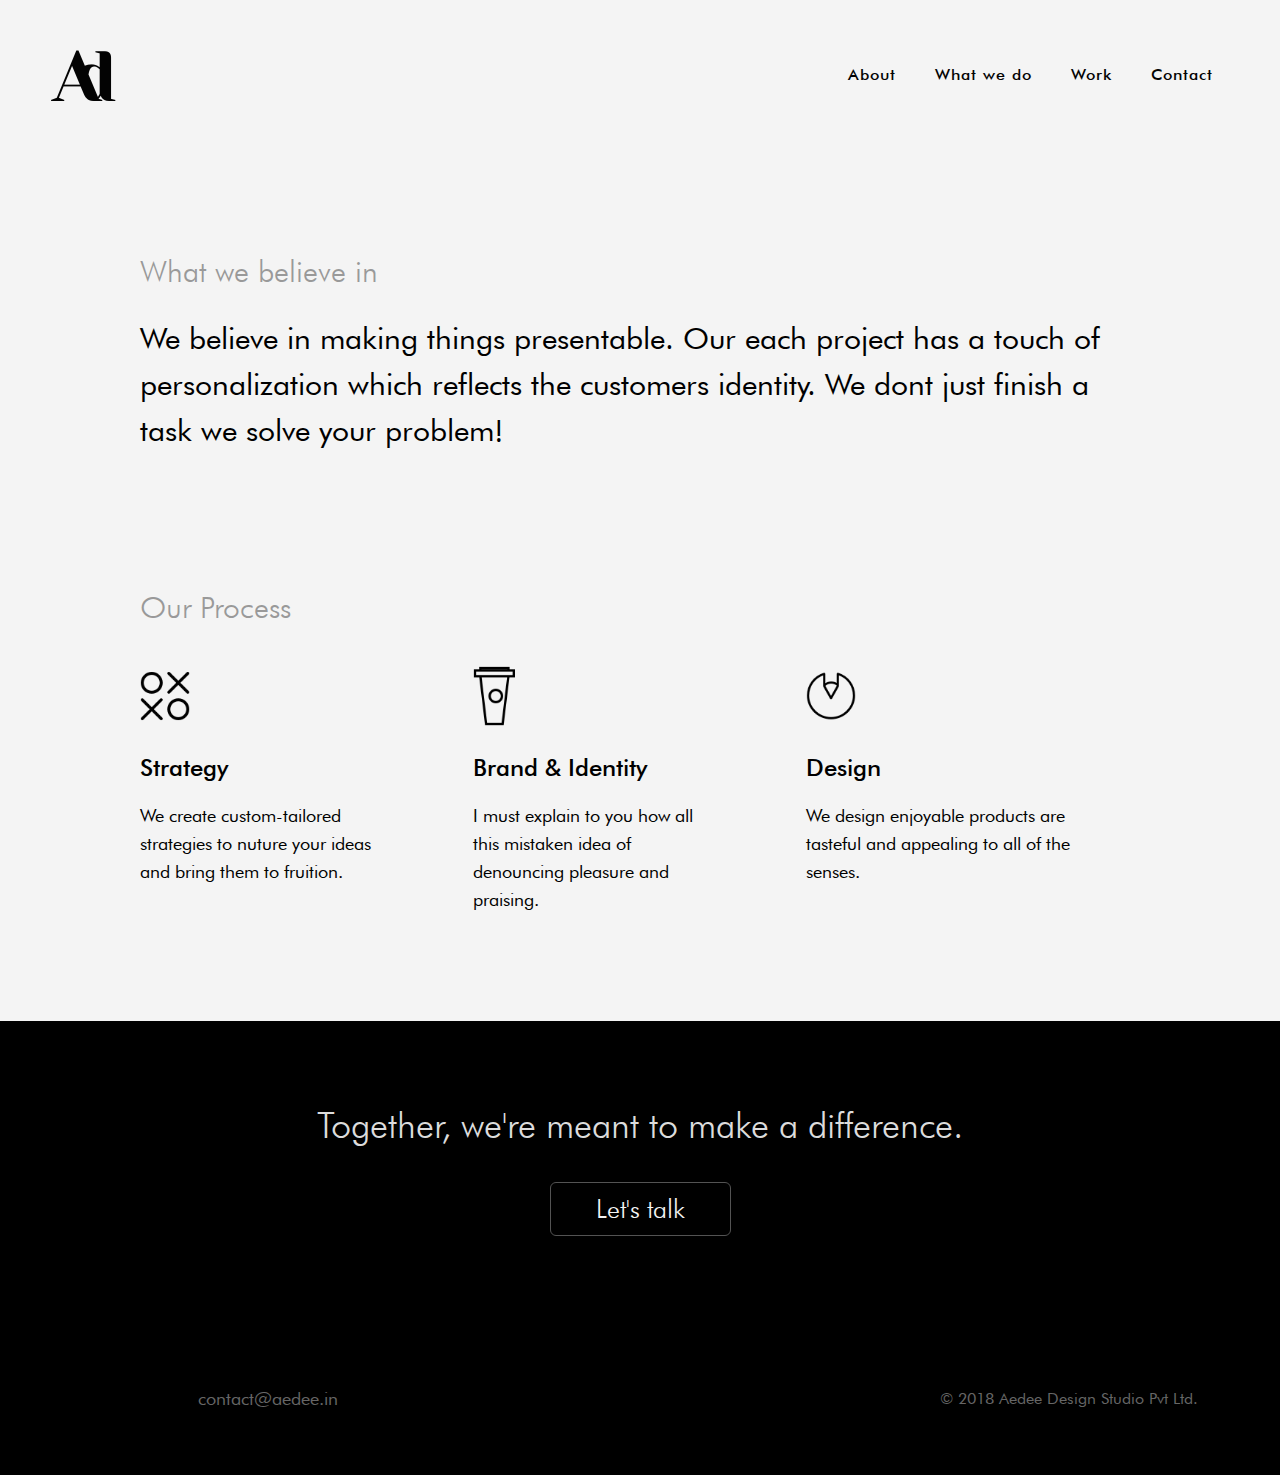
<file: strategy.html>
<!DOCTYPE html>
<html lang="en">

<head>
    <meta http-equiv="Content-Type" content="text/html; charset=UTF-8">
    <meta charset="utf-8">
    <title>Aedee Design Studio</title>
    <meta name="viewport" content="width=device-width, initial-scale=1.0">
    <link href="css/style.css" type="text/css" rel="stylesheet">
    <link href="css/responsive.css" type="text/css" rel="stylesheet">
    <script src="https://ajax.googleapis.com/ajax/libs/jquery/3.2.1/jquery.min.js"></script>
    <script>
        $(document).ready(function(){
          // Add smooth scrolling to all links
          $("a").on('click', function(event) {

            // Make sure this.hash has a value before overriding default behavior
            if (this.hash !== "") {
              // Prevent default anchor click behavior
              event.preventDefault();

              // Store hash
              var hash = this.hash;

              // Using jQuery's animate() method to add smooth page scroll
              // The optional number (800) specifies the number of milliseconds it takes to scroll to the specified area
              $('html, body').animate({
                scrollTop: $(hash).offset().top
              }, 800, function(){
           
                // Add hash (#) to URL when done scrolling (default click behavior)
                window.location.hash = hash;
              });
            } // End if
          });
        });
    </script>
</head>

<body>

	<div class="fullcontainer inner_full_container">
		<div class="container">
			<header>
				<div class="logo"><a href="index.html"><img src="images/logo.png" alt="" width="50%"></a></div>
				<div class="topnav" id="myTopnav">
					<ul>
						<li><a href="about.html">About</a></li>
						<li><a href="what_we_do.html">What we do</a></li>
						<li><a href="work.html">Work</a></li>
						<li><a href="contact.html">Contact</a></li>
						<!-- <li class="hire"><a href="#">We're Hiring</a></li> -->

					</ul>
					<a href="javascript:void(0);" class="icon" onclick="myFunction()">&#9776;</a>
				</div>
			</header>

			 
		</div>
	</div>

	<div class="fullcontainer inner_full_container">
		 <div class="container inner_container">
		 	<div class="middle_section">
		 		<div class="about_info">
		 			<h3>What we believe in</h3>
		 			<p>We believe in making things presentable. Our each project has a  touch of personalization which reflects the customers identity. We dont just finish a task we solve your problem!</p>
		 		</div>

		 		 

		 		<div class="row our_services_info">
		 			<h3>Our Process</h3>
		 			<div class="service_list">
		 				<ul>
		 					<li>
		 						<i class="service_icon"><img src="images/icons/strategy_ico.png" alt=""></i>
		 						<h4>Strategy</h4>
		 						<p>
		 							We create custom-tailored strategies to nuture your ideas and bring them to fruition.
		 						</p>
		 					</li>

		 					<li>
		 						<i class="service_icon"><img src="images/icons/brand_ico.png" alt=""></i>
		 						<h4>Brand &amp; Identity</h4>
		 						<p>
		 							I must explain to you how all this mistaken idea of denouncing pleasure and praising.
		 						</p>
		 					</li>

		 					<li>
		 						<i class="service_icon"><img src="images/icons/design_ico.png" alt=""></i>
		 						<h4>Design</h4>
		 						<p>
		 							We design enjoyable products are tasteful and appealing to all of the senses.
		 						</p>
		 					</li>
		 				</ul>
		 			</div>
		 		</div>

		 		<div class="row our_services_info process_section hide">
		 			<h3>Our Process</h3>
		 			<div class="service_list">
		 				<ul>
		 					<li>
		 						<i class="service_icon"><img src="images/icons/strategy_ico.png" alt=""></i>
		 						<h4>Discover</h4>
		 						<p>
		 							We create custom-tailored strategies to nuture your ideas and bring them to fruition.
		 						</p>
		 					</li>

		 					<li>
		 						<i class="service_icon"><img src="images/icons/brand_ico.png" alt=""></i>
		 						<h4>Define</h4>
		 						<p>
		 							I must explain to you how all this mistaken idea of denouncing pleasure and praising.
		 						</p>
		 					</li>

		 					<li>
		 						<i class="service_icon"><img src="images/icons/design_ico.png" alt=""></i>
		 						<h4>Design</h4>
		 						<p>
		 							We design enjoyable products are tasteful and appealing to all of the senses.
		 						</p>
		 					</li>
		 				</ul>
		 			</div>
		 		</div>
		 	</div>
		 </div>
	</div>

	

	<div class="fullcontainer footer_section">
		<div class="container">
			<footer>
				<h4 class="textcenter">Together, we're meant to make a difference.</h4>
				<h2 class="textcenter"><a href="letstalk.html">Let's talk</a></h2>

				<div class="footer_contact_info">
					<div class="col-md-4 col-xs-12 foot_contact textcenter">
						<a href="mailto:contact@aedee.in">contact@aedee.in</a>					
					</div>						
					<div class="col-md-4 col-xs-12 textcenter social-links">
						<li><a href="https://www.facebook.com/Aedeedesigns" target="_blank"> <i class="fab fa-facebook-f"></i></a></li>
						<li><a href="https://dribbble.com/Aedeedesigns" target="_blank"><i class="fab fa-dribbble" target="_blank"></i></a></li>
						<li><a href="https://www.instagram.com/aedeestudio/" target="_blank"><i class="fab fa-instagram"></i></a></li>
						<li><a href="https://www.linkedin.com/company/aedee-design-studio/" target="_blank"><i class="fab fa-linkedin-in"></i></a></li>									
					</div>				
					<div class="col-md-4 col-xs-12 textright copyright_info" style="float:right">
					&copy; 2018 Aedee Design Studio Pvt Ltd.
				</div>									
				</div>

			</footer>
		</div>
	</div>


	<script>
function myFunction() {
    var x = document.getElementById("myTopnav");
    if (x.className === "topnav") {
        x.className += " responsive";
    } else {
        x.className = "topnav";
    }
}
</script>
</body>
</html>
</file>
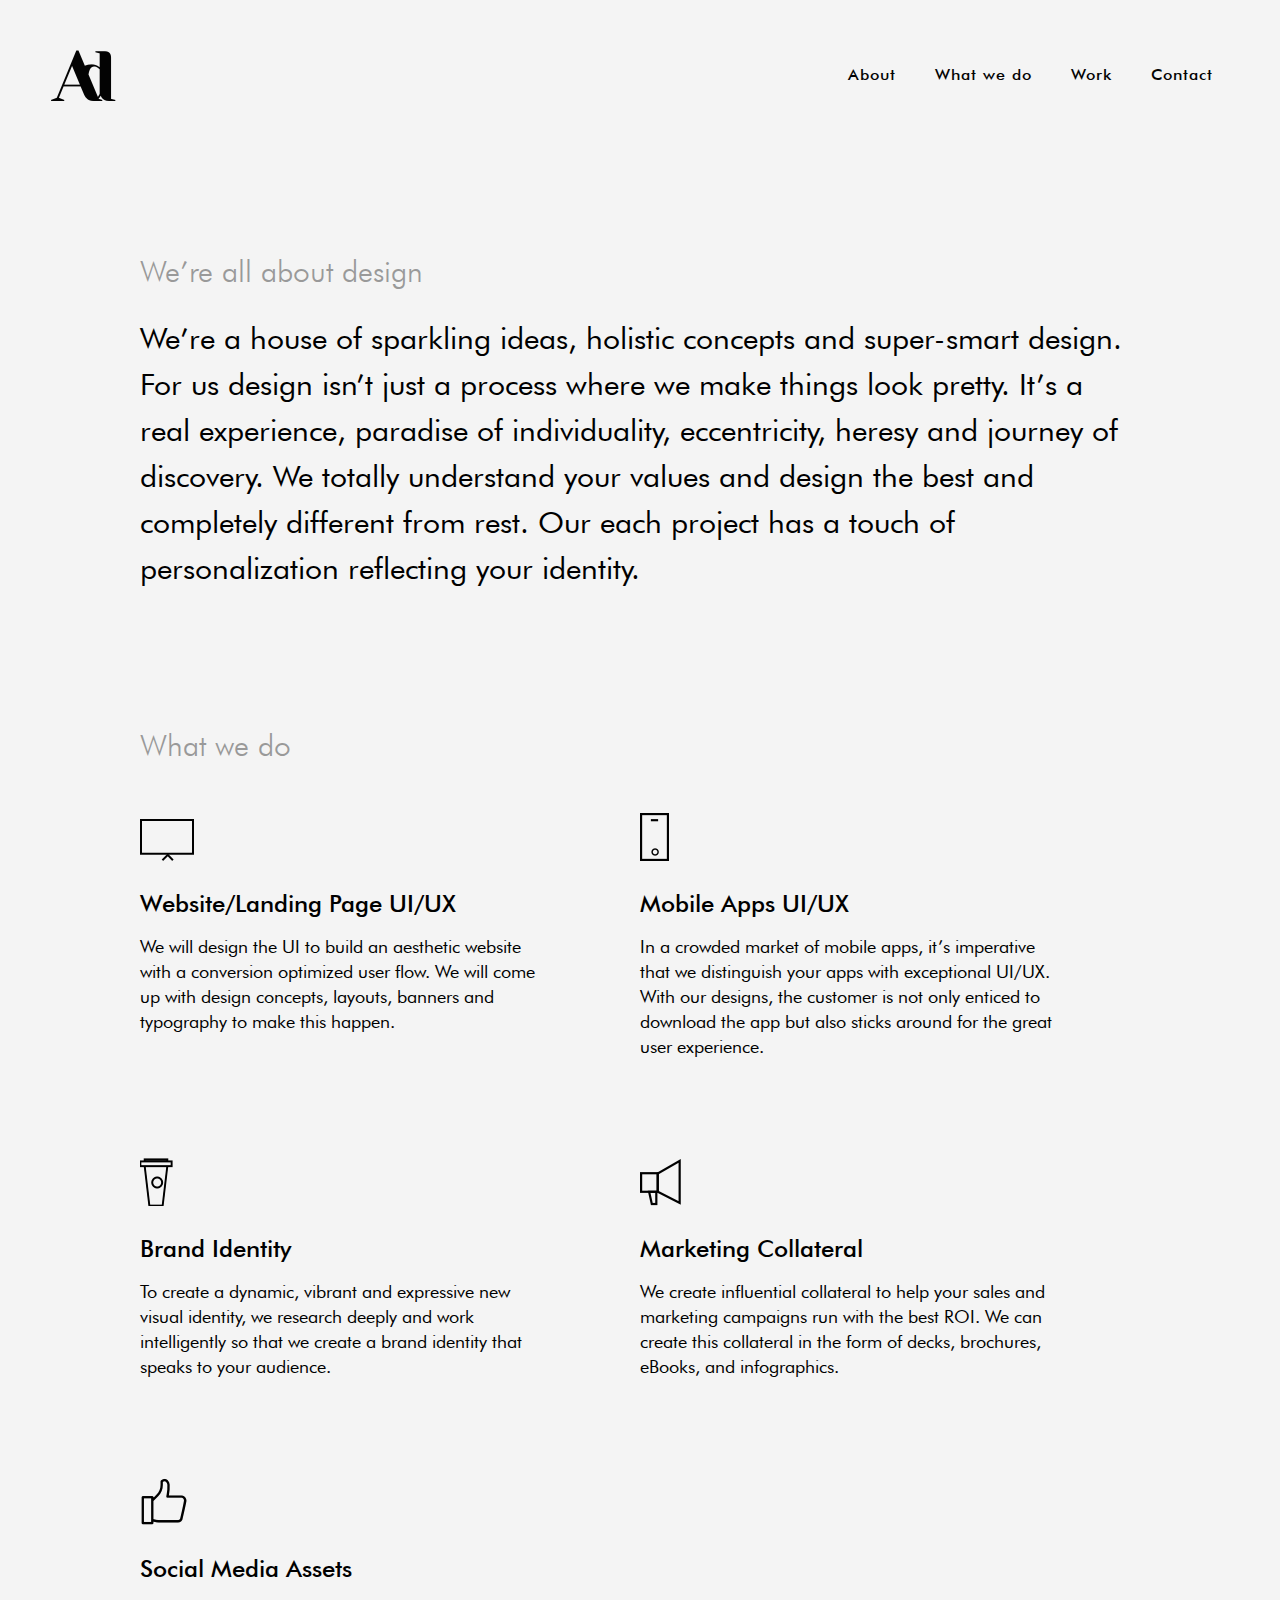
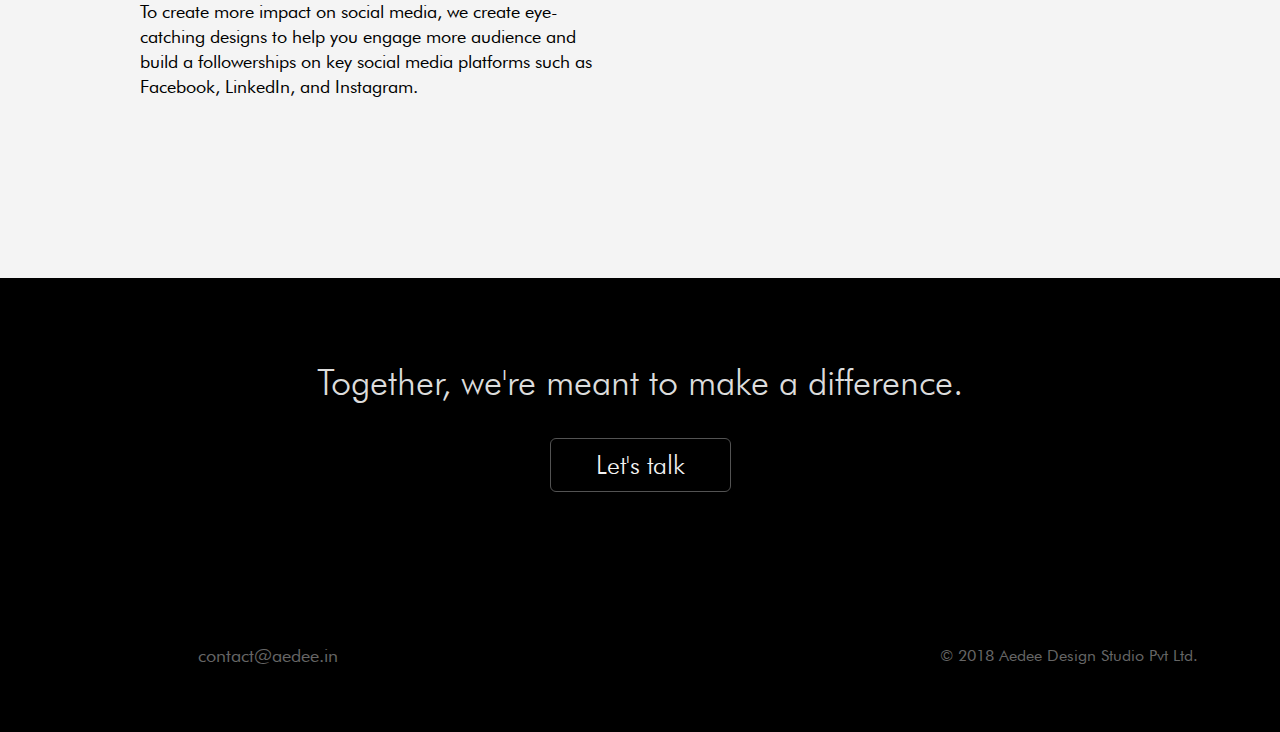
<file: what_we_do.html>
<!DOCTYPE html>
<html lang="en">

<head>
<!-- Global site tag (gtag.js) - Google Analytics -->
	<script async src="https://www.googletagmanager.com/gtag/js?id=UA-145910037-1"></script>
	<script>
  	window.dataLayer = window.dataLayer || [];
 	function gtag(){dataLayer.push(arguments);}
  	gtag('js', new Date());

  	gtag('config', 'UA-145910037-1');
	</script>

    <meta http-equiv="Content-Type" content="text/html; charset=UTF-8">
    <meta charset="utf-8">
<meta name="keywords" content=" User interface ui,Mobile apps,Digital products,Ux designer,Design wireframes,User experience ux,User research,Visual design,User experience design,Information architecture,corporate identity,Brand,Brand Identity,Asset,visible, beautiful elements,business,logo design,Brand identity system,Package designing,design,design experts,effective packaging,packaging,packaging solution,package solution,package design,Product,Marketing Assets,Customer,engagement, Customer engagement,Business,successful business,social media,marketing,marketing team,brand,brand strategy,strategy,social,Impact,Brochures,Posters,social media post design (with supporting content),Web Development,Web,Development,Business,Company,robust,Application,intuitive, UI,Analytics,companies, client’s, client’s satisfaction,good visionary,experience, explore, Website,Drive Performance,Aligning Business Intent,Optimize Navigation,Visitor Retention,sparkling ideas,holistic concepts,super-smart design,real experience, paradise of individuality, eccentricity,personalization,Website/Landing Page UI/UX,aesthetic website,design concepts,typography,Mobile Apps UI/UX,exceptional UI/UX,sticks around,great user experience,Brand Identity, brand identity that speaks to your audience,Marketing Collateral, influential collateral,marketing campaigns,ROI,decks, brochures, eBooks, and infographics,Social Media Assets,create more impact on social media,eye-catching,followerships,key social media platforms,Facebook, LinkedIn,Instagram,Together, we're meant to make a difference,Interior Concept Development">
    <title>Aedee Design Studio</title>
    <meta name="viewport" content="width=device-width, initial-scale=1.0">
    <link href="css/style.css" type="text/css" rel="stylesheet">
    <link href="css/responsive.css" type="text/css" rel="stylesheet">
    <link href="css/titleanimations.css" type="text/css" rel="stylesheet">
    <link rel="stylesheet" href="https://use.fontawesome.com/releases/v5.2.0/css/all.css" integrity="sha384-hWVjflwFxL6sNzntih27bfxkr27PmbbK/iSvJ+a4+0owXq79v+lsFkW54bOGbiDQ" crossorigin="anonymous">
    <script src="https://ajax.googleapis.com/ajax/libs/jquery/3.2.1/jquery.min.js"></script>
    <script>
        $(document).ready(function(){
          // Add smooth scrolling to all links
          $("a").on('click', function(event) {

            // Make sure this.hash has a value before overriding default behavior
            if (this.hash !== "") {
              // Prevent default anchor click behavior
              event.preventDefault();

              // Store hash
              var hash = this.hash;

              // Using jQuery's animate() method to add smooth page scroll
              // The optional number (800) specifies the number of milliseconds it takes to scroll to the specified area
              $('html, body').animate({
                scrollTop: $(hash).offset().top
              }, 800, function(){
           
                // Add hash (#) to URL when done scrolling (default click behavior)
                window.location.hash = hash;
              });
            } // End if
          });
        });
    </script>
</head>

<body>

	<div class="fullcontainer inner_full_container">
		<div class="container">
			<header>
				<div class="logo"><a href="index.html"><img src="images/logo.png" alt="" width="50%"></a></div>
				<div class="topnav" id="myTopnav">
					<ul>
						<li><a href="about.html">About</a></li>
						<li><a href="what_we_do.html">What we do</a></li>
						<li><a href="work.html">Work</a></li>
						<li><a href="contact.html">Contact</a></li>
						<!-- <li class="hire"><a href="#">We're Hiring</a></li> -->

					</ul>
					<a href="javascript:void(0);" class="icon" onclick="myFunction()">&#9776;</a>
				</div>
			</header>

			 
		</div>
	</div>

	<div class="fullcontainer inner_full_container">
		 <div class="container inner_container">
		 	<div class="middle_section">
		 		<div class="about_info">
		 			<h3>We’re all about design</h3>
		 			<p>We’re a house of sparkling ideas, holistic concepts and super-smart design. For us design isn’t just a process where we make things look pretty. It’s a real experience, paradise of individuality, eccentricity, heresy and journey of discovery. 
We totally understand your values and design the best and completely different from rest. Our each project has a touch of personalization reflecting your identity.</p>
		 		</div>

		 		 

		 		<div class="row our_services_info">
		 			<h3>What we do</h3>
		 			<div class="service_list whatwedo_list">
		 				<ul>
		 					<li>
		 						<i class="service_icon"><img src="images/icons/web_icon.png" alt=""></i>
		 						<h4>Website/Landing Page UI/UX</h4>
		 						<p>
									We will design the UI to build an aesthetic website with a conversion optimized user flow. We will come up with design concepts, layouts, banners and typography to make this happen.
		 						</p>
		 					</li>

		 					<li>
		 						<i class="service_icon"><img src="images/icons/mobile_icon.png" alt=""></i>
		 						<h4>Mobile Apps UI/UX</h4>
		 						<p>
									In a crowded market of mobile apps, it’s imperative that we distinguish your apps with exceptional UI/UX.  With our designs, the customer is not only enticed to download the app but also sticks around for the great user experience.
		 						</p>
		 					</li>

		 					<li>
		 						<i class="service_icon"><img src="images/icons/brand_icon.png" alt=""></i>
		 						<h4>Brand Identity</h4>
		 						<p>
									To create a dynamic, vibrant and expressive new visual identity, we research deeply and work intelligently so that we create a brand identity that speaks to your audience.
		 						</p>
		 					</li>

							<li>
								<i class="service_icon"><img src="images/icons/marketing_icon.png" alt=""></i>
								<h4>Marketing Collateral</h4>
								<p>
									We create influential collateral to help your sales and marketing campaigns run with the best ROI. We can create this collateral in the form of decks, brochures, eBooks, and infographics.
								</p>
							</li>

							<li>
								<i class="service_icon"><img src="images/icons/socialmedia.png" alt=""></i>
								<h4>Social Media Assets</h4>
								<p>
									To create more impact on social media, we create eye-catching designs to help you engage more audience and build a followerships on key social media platforms such as Facebook, LinkedIn, and Instagram.
								</p>
							</li>

		 				</ul>
		 			</div>
		 		</div>

		 		<div class="row our_services_info process_section hide">
		 			<h3>Our Process</h3>
		 			<div class="service_list">
		 				<ul>
		 					<li>
		 						<i class="service_icon"><img src="images/icons/strategy_ico.png" alt=""></i>
		 						<h4>Discover</h4>
		 						<p>
		 							We create custom-tailored strategies to nuture your ideas and bring them to fruition.
		 						</p>
		 					</li>

		 					<li>
		 						<i class="service_icon"><img src="images/icons/brand_ico.png" alt=""></i>
		 						<h4>Define</h4>
		 						<p>
		 							I must explain to you how all this mistaken idea of denouncing pleasure and praising.
		 						</p>
		 					</li>

		 					<li>
		 						<i class="service_icon"><img src="images/icons/design_ico.png" alt=""></i>
		 						<h4>Design</h4>
		 						<p>
		 							We design enjoyable products are tasteful and appealing to all of the senses.
		 						</p>
		 					</li>
		 				</ul>
		 			</div>
		 		</div>
		 	</div>
		 </div>
	</div>

	

	<div class="fullcontainer footer_section">
		<div class="container">
			<footer>
				<h4 class="textcenter">Together, we're meant to make a difference.</h4>
				<h2 class="textcenter"><a href="letstalk.html">Let's talk</a></h2>

				<div class="footer_contact_info">
					<div class="col-md-4 col-xs-12 foot_contact textcenter">
						<a href="mailto:contact@aedee.in">contact@aedee.in</a>					
					</div>						
					<div class="col-md-4 col-xs-12 textcenter social-links">
						<li><a href="https://www.facebook.com/Aedeedesigns" target="_blank"> <i class="fab fa-facebook-f"></i></a></li>
						<li><a href="https://dribbble.com/Aedeedesigns" target="_blank"><i class="fab fa-dribbble" target="_blank"></i></a></li>
						<li><a href="https://www.instagram.com/aedeestudio/" target="_blank"><i class="fab fa-instagram"></i></a></li>
						<li><a href="https://www.linkedin.com/company/aedee-design-studio/" target="_blank"><i class="fab fa-linkedin-in"></i></a></li>									
					</div>				
					<div class="col-md-4 col-xs-12 textright copyright_info" style="float:right">
					&copy; 2018 Aedee Design Studio Pvt Ltd.
				</div>									
				</div>

			</footer>
		</div>
	</div>


	<script>
function myFunction() {
    var x = document.getElementById("myTopnav");
    if (x.className === "topnav") {
        x.className += " responsive";
    } else {
        x.className = "topnav";
    }
}
</script>
</body>
</html>
</file>
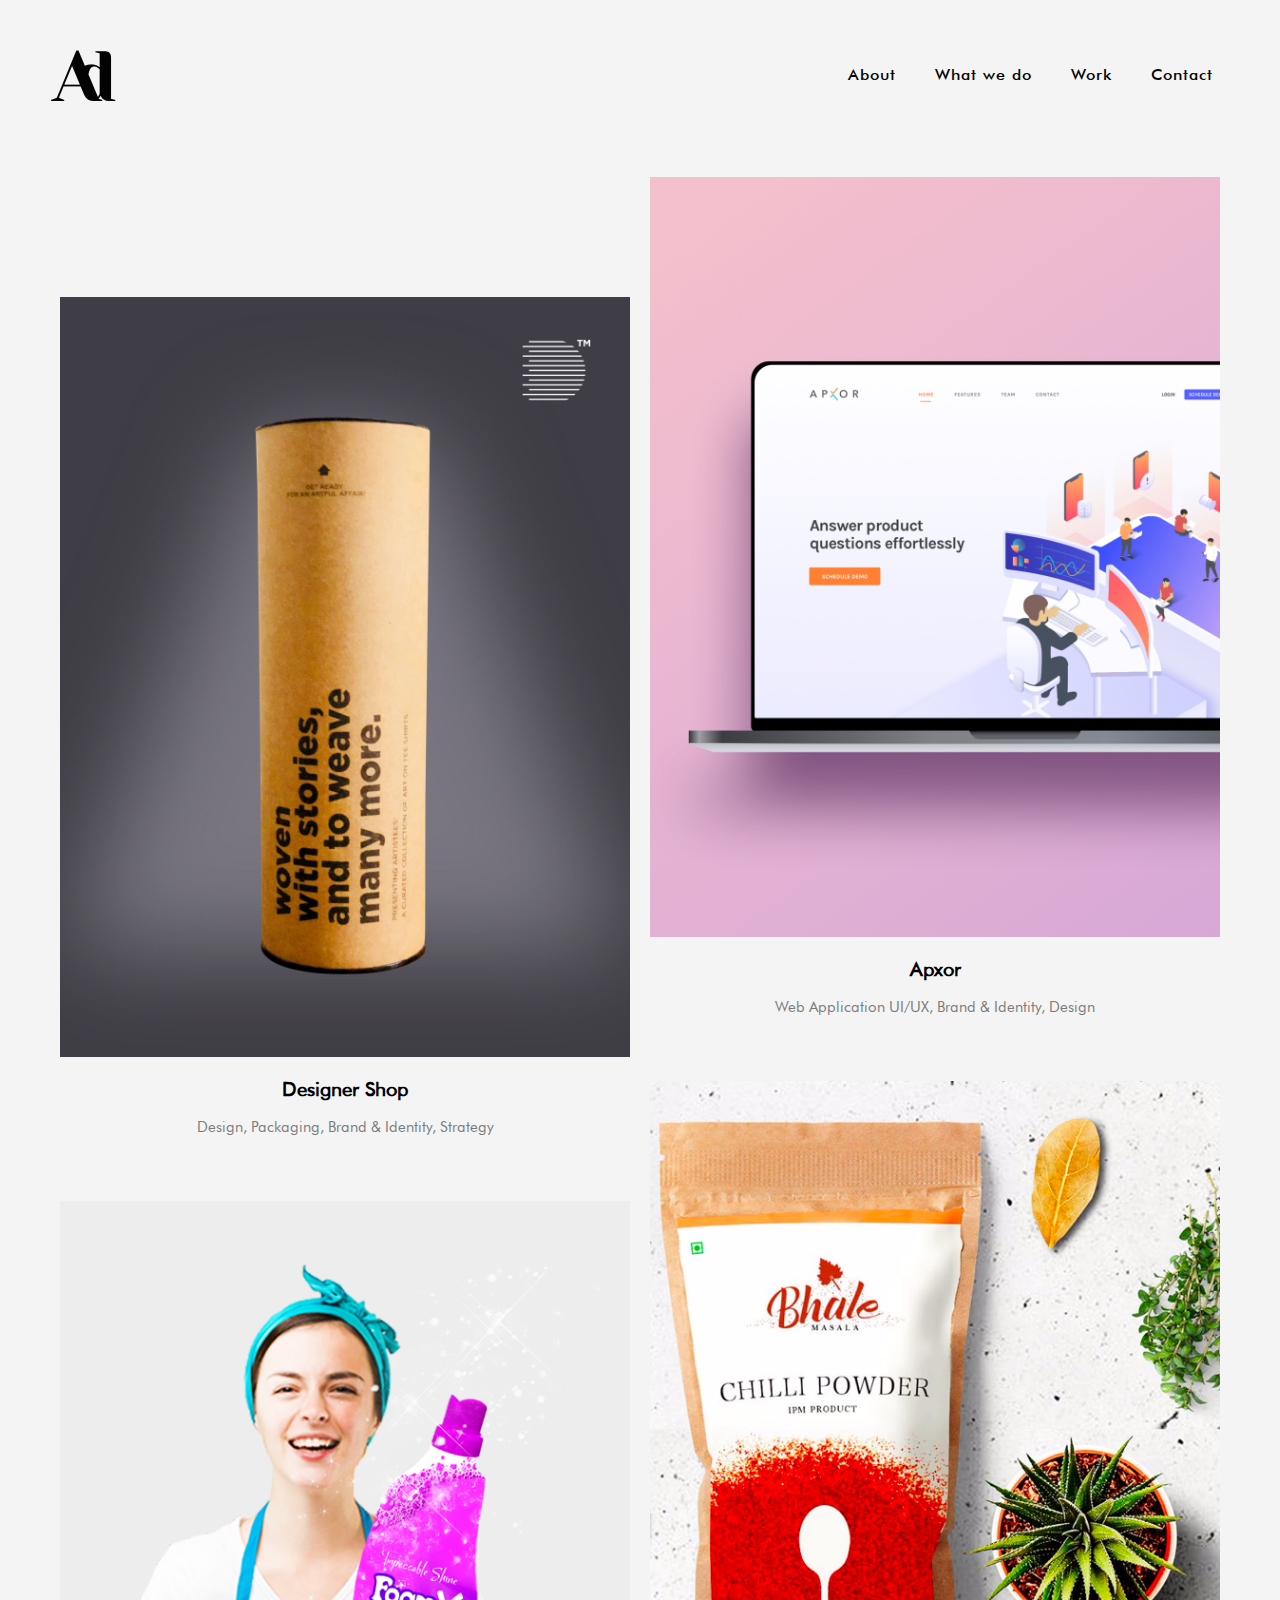
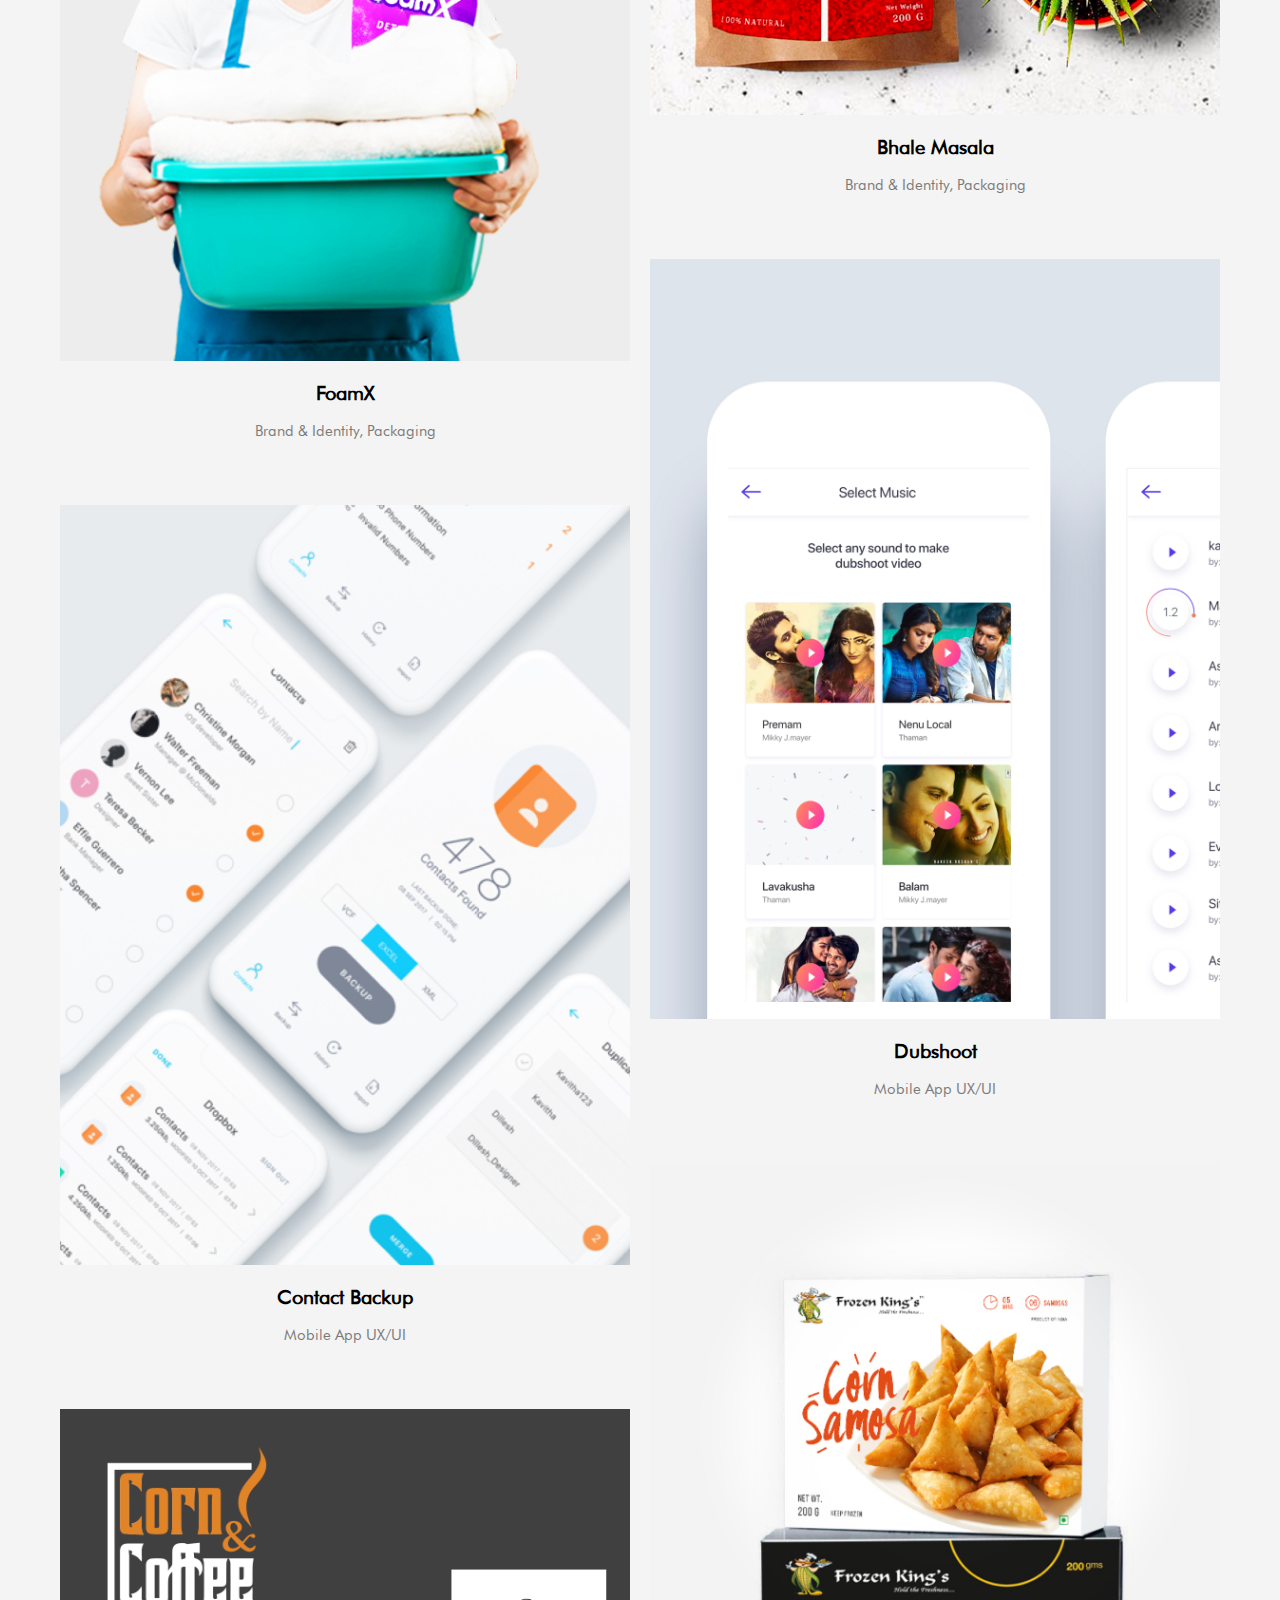
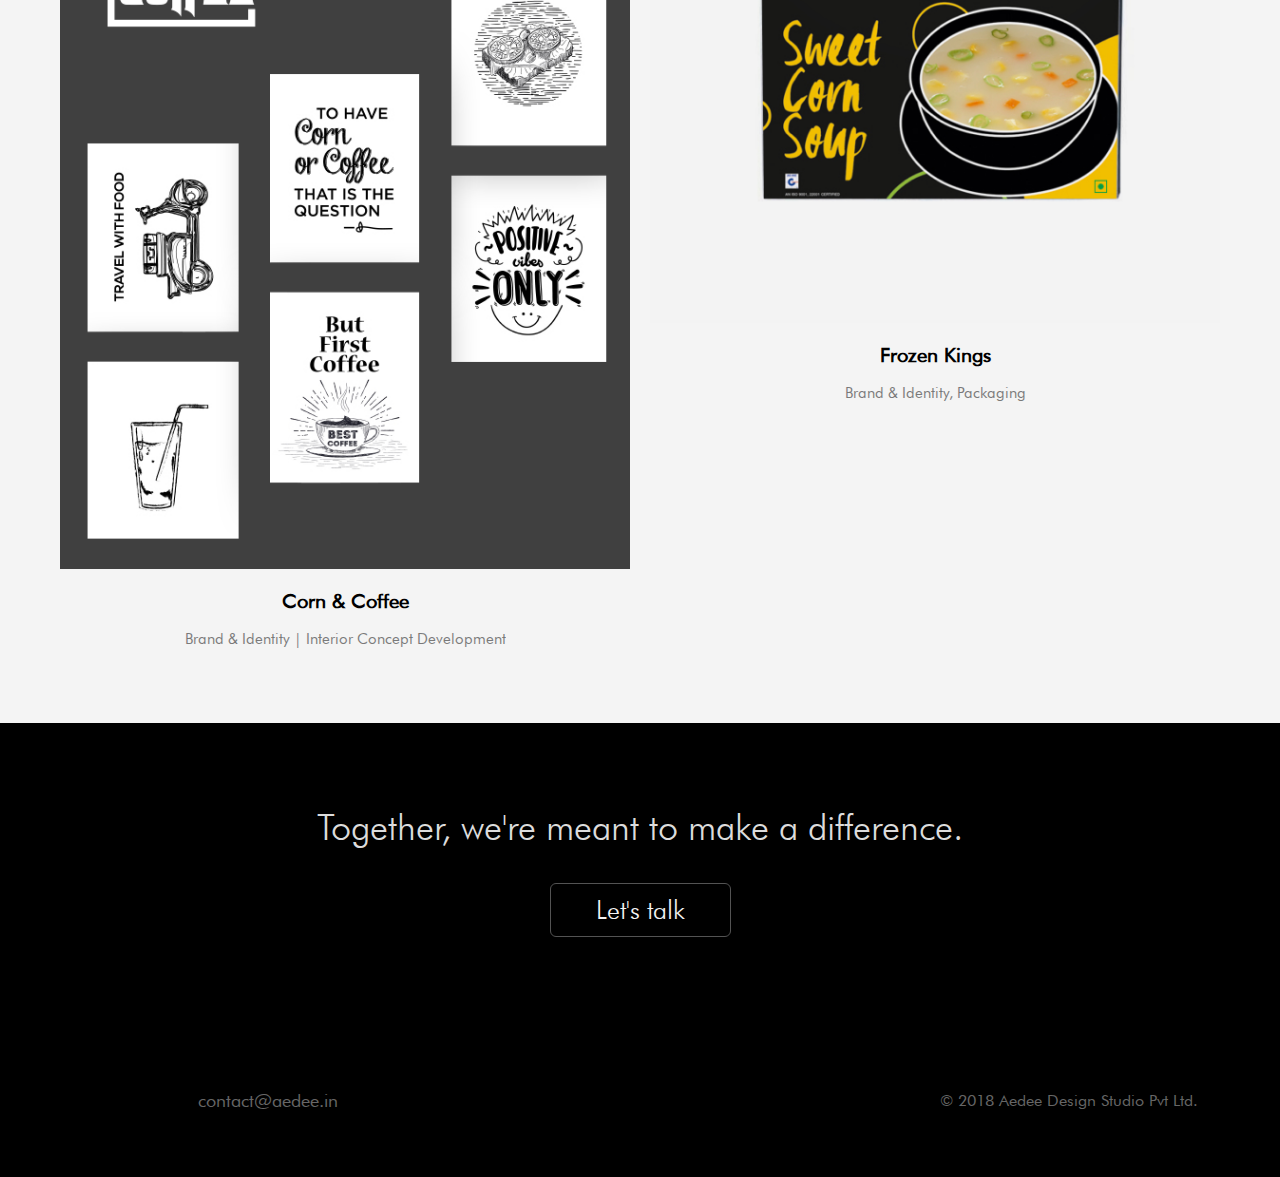
<file: work.html>
<!DOCTYPE html>
<html lang="en">

<head>
<!-- Global site tag (gtag.js) - Google Analytics -->
	<script async src="https://www.googletagmanager.com/gtag/js?id=UA-145910037-1"></script>
	<script>
  	window.dataLayer = window.dataLayer || [];
  	function gtag(){dataLayer.push(arguments);}
  	gtag('js', new Date());

  	gtag('config', 'UA-145910037-1');
	</script>

    <meta http-equiv="Content-Type" content="text/html; charset=UTF-8">
    <meta charset="utf-8">
<meta name="keywords" content=" User interface ui,Mobile apps,Digital products,Ux designer,Design wireframes,User experience ux,User research,Visual design,User experience design,Information architecture,corporate identity,Brand,Brand Identity,Asset,visible, beautiful elements,business,logo design,Brand identity system,Package designing,design,design experts,effective packaging,packaging,packaging solution,package solution,package design,Product,Marketing Assets,Customer,engagement, Customer engagement,Business,successful business,social media,marketing,marketing team,brand,brand strategy,strategy,social,Impact,Brochures,Posters,social media post design (with supporting content),Web Development,Web,Development,Business,Company,robust,Application,intuitive, UI,Analytics,companies, client’s, client’s satisfaction,good visionary,experience, explore, Website,Drive Performance,Aligning Business Intent,Optimize Navigation,Visitor Retention,Designer Shop,Apxor,FoamX,Bhale Masala,Contact Backup,Dubshoot,Corn & Coffee,Frozen Kings,Together, we're meant to make a difference,Interior Concept Development,interior design">
    <title>Aedee Design Studio</title>
    <meta name="viewport" content="width=device-width, initial-scale=1.0">
    <link href="css/style.css" type="text/css" rel="stylesheet">
    <link href="css/responsive.css" type="text/css" rel="stylesheet">
    <link href="css/titleanimations.css" type="text/css" rel="stylesheet">
    <link rel="stylesheet" href="https://use.fontawesome.com/releases/v5.2.0/css/all.css" integrity="sha384-hWVjflwFxL6sNzntih27bfxkr27PmbbK/iSvJ+a4+0owXq79v+lsFkW54bOGbiDQ" crossorigin="anonymous">
    <script src="https://ajax.googleapis.com/ajax/libs/jquery/3.2.1/jquery.min.js"></script>
</head>

<body>

<div class="fullcontaine">
    <div class="container">
        <header>
            <div class="logo"><a href="index.html"><img src="images/logo.png" alt="" width="50%"></a></div>
            <div class="topnav" id="myTopnav">
                <ul>
                    <li><a href="about.html">About</a></li>
                    <li><a href="what_we_do.html">What we do</a></li>
                    <li><a href="work.html">Work</a></li>
                    <li><a href="contact.html">Contact</a></li>
                    <!-- <li class="hire"><a href="#">We're Hiring</a></li> -->

                </ul>
                <a href="javascript:void(0);" class="icon" onclick="myFunction()">&#9776;</a>
            </div>
        </header>

        <div class="view_project_btn">
            <a href="javascript:void(0);">View Project</a>
        </div>


    </div>
</div>
<div class="container">


    <div class="fullcontainer project_container" id="section2">
        <div class="left-section">
            <div class="project-wrap">
                <div class="view_project">
                    <a href="#">View Project</a>
                </div>
                <a aria-label="Verve case study" href="#">
                    <img src="images/designershop.jpg" alt="" class="mobile_screen">
                </a>
                <h6>Designer Shop</h6>
                <p>Design, Packaging, Brand & Identity, Strategy</p>

            </div>

            <div class="project-wrap">
                <div class="view_project">
                    <a href="#">View Project</a>
                </div>
                <a aria-label="Verve case study" href="#">
                    <img src="images/pro_04.png" alt="" class="mobile_screen">
                </a>
                <h6>FoamX</h6>
                <p>Brand & Identity, Packaging</p>
            </div>

            <div class="project-wrap">
                <div class="view_project">
                    <a href="#">View Project</a>
                </div>
                <a aria-label="Verve case study" href="#">
                    <img src="images/contactbackup.jpg" alt="" class="mobile_screen">
                </a>
                <h6>Contact Backup</h6>
                <p>Mobile App UX/UI</p>
            </div>
            <div class="project-wrap">
                <div class="view_project">
                    <a href="#">View Project</a>
                </div>
                <a aria-label="Verve case study" href="#">
                    <img src="images/cornandcoffee.jpg" alt="">
                </a>
                <h6>Corn &amp; Coffee</h6>
                <p>Brand & Identity  | Interior Concept Development</p>
            </div>

        </div>


        <div class="right-section">
            <div class="project-wrap">
                <div class="view_project">
                    <a href="#">View Project</a>
                </div>
                <a aria-label="Verve case study" href="#">
                    <img src="images/apxor.jpg" alt="" class="mobile_screen">
                </a>
                <h6>Apxor</h6>
                <p>Web Application UI/UX, Brand & Identity, Design</p>
            </div>


            <div class="project-wrap">
                <div class="view_project">
                    <a href="#">View Project</a>
                </div>
                <a aria-label="Verve case study" href="#">
                    <img src="images/pro_03.png" alt="">
                </a>
                <h6>Bhale Masala</h6>
                <p>Brand & Identity, Packaging</p>
            </div>

            <div class="project-wrap">
                <div class="view_project">
                    <a href="#">View Project</a>
                </div>
                <a aria-label="Verve case study" href="#">
                    <img src="images/dubshoot.jpg" alt="">
                </a>
                <h6>Dubshoot</h6>
                <p>Mobile App UX/UI</p>
            </div>

            <div class="project-wrap">
                <div class="view_project">
                    <a href="#">View Project</a>
                </div>
                <a aria-label="Verve case study" href="#">
                    <img src="images/frozenkings.jpg" alt="">
                </a>
                <h6>Frozen Kings</h6>
                <p>Brand & Identity, Packaging</p>
            </div>
        </div>
    </div>

</div>


<div class="fullcontainer footer_section">
        <div class="container">
            <footer>
                <h4 class="textcenter">Together, we're meant to make a difference.</h4>
                <h2 class="textcenter"><a href="letstalk.html">Let's talk</a></h2>

                <div class="footer_contact_info">
                    <div class="col-md-4 col-xs-12 foot_contact textcenter">
                        <a href="mailto:contact@aedee.in">contact@aedee.in</a>                  
                    </div>                      
                    <div class="col-md-4 col-xs-12 textcenter social-links">
                        <li><a href="https://www.facebook.com/Aedeedesigns" target="_blank"> <i class="fab fa-facebook-f"></i></a></li>
                        <li><a href="https://dribbble.com/Aedeedesigns" target="_blank"><i class="fab fa-dribbble" target="_blank"></i></a></li>
                        <li><a href="https://www.instagram.com/aedeestudio/" target="_blank"><i class="fab fa-instagram"></i></a></li>
                        <li><a href="https://www.linkedin.com/company/aedee-design-studio/" target="_blank"><i class="fab fa-linkedin-in"></i></a></li>                                 
                    </div>              
                    <div class="col-md-4 col-xs-12 textright copyright_info" style="float:right">
                    &copy; 2018 Aedee Design Studio Pvt Ltd.
                </div>                                  
                </div>

            </footer>
        </div>
    </div>


<script>
    function myFunction() {
        var x = document.getElementById("myTopnav");
        if (x.className === "topnav") {
            x.className += " responsive";
        } else {
            x.className = "topnav";
        }
    }
</script>
</body>
</html>
</file>
<file: css/style.css>
@font-face {
    font-family: 'futuralightbt';
    src: url('../fonts/futuralightbt.eot');
    src: url('../fonts/futuralightbt.eot') format('embedded-opentype'),
    url('../fonts/futuralightbt.woff2') format('woff2'),
    url('../fonts/futuralightbt.woff') format('woff'),
    url('../fonts/futuralightbt.ttf') format('truetype'),
    url('../fonts/futuralightbt.svg#futuralightbt') format('svg');
}

@font-face {
    font-family: 'futuramediumbt';
    src: url('../fonts/futuramediumbt.eot');
    src: url('../fonts/futuramediumbt.eot') format('embedded-opentype'),
    url('../fonts/futuramediumbt.woff2') format('woff2'),
    url('../fonts/futuramediumbt.woff') format('woff'),
    url('../fonts/futuramediumbt.ttf') format('truetype'),
    url('../fonts/futuramediumbt.svg#futuramediumbt') format('svg');
}

@font-face {
    font-family: 'FuturaBookfont';
    src: url('../fonts/FuturaBookfont.eot');
    src: url('../fonts/FuturaBookfont.eot') format('embedded-opentype'),
    url('../fonts/FuturaBookfont.woff2') format('woff2'),
    url('../fonts/FuturaBookfont.woff') format('woff'),
    url('../fonts/FuturaBookfont.ttf') format('truetype'),
    url('../fonts/FuturaBookfont.svg#FuturaBookfont') format('svg');
}




html,
body {
    height: 100%;
}

img {
    max-width: 100%;
}

body {
    padding: 0;
    margin: 0;
    background: #F4F4F4;
    font-family: 'FuturaBookfont';
    font-size: 18px;
    line-height: 28px;
    color: #000;
}

a {
    outline: none;
    transition: all ease 0.5s;
    -webkit-transition: all ease 0.5s;
    -moz-transition: all ease 0.5s;
    text-decoration: none;
    color: #666;
}

ul,
ul li {
    list-style: none;
    padding: 0;
    margin: 0;
}

body,
div,
 :after {
    box-sizing: border-box;
    transition: all ease 0.5s;
    -webkit-transition: all ease 0.5s;
    -moz-transition: all ease 0.5s;
}

h1,
h2,
h3,
h4,
h5 {
    font-family: 'futuramediumbt';
    font-weight: normal;
}

.fullcontainer {
    width: 100%;
    height: 100%;
    float: left;
}

.container {
    width: 1180px;
    margin: 0 auto;
    max-width: 100%;
}

header {
    margin: 50px 0;
    display: inline-block;
    width: 100%;
}

.logo {
    float: left;
}

.topnav {
    float: right;
    width: 560px;
    max-width: 100%;
    text-align: right;
    margin: 10px 0 0;
}

.topnav ul li {
    list-style: none;
    display: inline-block;
    margin: 0 5px;
}

.topnav ul li a {
    font-size: 16px;
    font-family: 'futuramediumbt';
    padding: 8px 12px;
    color: #030303;
    letter-spacing: 1px;
    text-align: left;
}

.topnav ul li a:hover {
    color: #AAAAAA;
}

.topnav ul li.hire a {
    border: 1px solid #ccc;
    border-radius: 8px;
}

.topnav ul li.hire a:hover {
    border: 1px solid #000 !important;
    color: #030303 !important;
}

.banner_info_container {
    width: 600px;
    max-width: 100%;
    position: absolute;
    top: 50%;
    left: 50%;
    transform: translate(-50%, -50%);
    text-align: center;
}

.banner_info_container h2 {

    font-size: 80px;
    color: #030303;
    letter-spacing: 0;
    text-align: center;
    line-height: 78px;
}

.banner_info_container h4 {
    margin-top: -30px;
    font-size: 18px;
    color: #030303;
    letter-spacing: 0;
}

.down_arrow,
.view_project_btn {
    position: absolute;
    bottom: 30px;
    left: 50%;
    transform: translate(-50%, -50%);
}

.down_arrow a {
    display: block;
    background: url(../images/icons/downarrow.png) no-repeat center top;
    width: 50px;
    height: 50px;
}

.half_section {
    width: 50%;
    height: 100%;
    float: left;
    background: #fff;
    padding: 8vh 0;
}

.project_container {
    /*display: table;
	float: inherit;*/
}

.project_container .half_section {
    /*display: table-cell;
    float: inherit;
    vertical-align: middle;*/
    position: relative;
}

.dblue {
    background: #6A677C;
}

.dgray {
    background: #3A393F;
}

.greenbg {
    background: #18BA95;
}

.purplebg {
    background: #7F1CD1;
}

.whitebg {
    box-shadow: -20px 10px 60px 0px #F2F3F7 inset;
}

.textright {
    text-align: right;
}

.textleft {
    text-align: left;
}

.half_section img {
    max-width: 100%;
    max-height: 100%;
}

img.dshop_logo2 {
    position: absolute;
    top: 50%;
    left: 50%;
    transform: translate(-50%, -50%);
    text-align: center;

    box-shadow: none;
}

.half_section .mobile_screen,
.half_section img.dshop_logo {
    position: absolute;
    top: 50%;
    left: 50%;
    transform: translate(-50%, -50%);
    text-align: center;
    max-height: 80%;
    box-shadow: 0 10px 55px 0 #C9C9EA;
}

.half_section .mobile_screen2,
.half_section img.dshop_logo {
    position: absolute;
    top: 50%;
    left: 50%;
    transform: translate(-50%, -50%);
    text-align: center;
    max-height: 65%;
}

.half_section .no-shadow,
.half_section img.dshop_logo {
    box-shadow: none;
}

.view_project {
    opacity: 0;
    visibility: hidden;
    width: 100%;
    height: 100%;
    position: absolute;
    top: 0;
    left: 0;
    background: rgba(30, 30, 30, .85);
    text-align: center;
    z-index: 1;
}

.view_project a,
.view_project_btn a {
    padding: 6px 25px;
    text-transform: uppercase;
    /* Rectangle 4: */
    background: #FFFFFF;
    border-radius: 7px;
    font-size: 14px;
    color: #030303;
    letter-spacing: 0.88px;
    position: absolute;
    top: 50%;
    left: 50%;
    transform: translate(-50%, -50%);
}

.half_section:hover .view_project {
    visibility: visible;
    opacity: 1;
}

.view_project_btn {
    bottom: 80px;
    visibility: hidden;
    opacity: 0;
}

.work_container:hover .view_project_btn {
    visibility: visible;
    opacity: 1;
}

.view_project_btn a {
    width: 104px;
    text-align: center;
}

.orange_bg {
    background: #FF9049;
}

.half_section img.dshop_logo {
    max-width: 200px;
}


/* Footer */

.textcenter {
    text-align: center;
}

.footer_section {
    height: auto;
    /*padding: 180px 0 90px;*/
    padding: 10vh 0 5vh;
    background: black;
}

footer h4 {
    font-size: 36px;
    margin: 0;
    color: #dcdcdc;
    font-family: 'futuralightbt';
}


footer h2 >a{
    color: #f4f4f4;  
    border: 1px solid #535353;
    margin: 20px auto;
    padding:12px 45px;    
    border-radius: 6px; 
    font-size: 26px;        
    display: inline-block;
    font-family: 'futuralightbt';
    }

footer h2 >a:hover{
    border-color: #f4f4f4;
    }
.footer_contact_info {        
    width: 100%;
    padding: 17px 32px;
    float: left;
    /*margin: 170px 0 0;*/
    margin: 10vh 0 0;
    color: #3F3F3F;
}

ul.mail_phone li {
    list-style: none;
    display: inline-block;
}

ul.mail_phone li:first-child {
    margin-right: 40px;
}

.say_hello {
    font-family: 'futuramediumbt';
}

.col-md-9 {
    width: 75%;
    float: left;
}

.col-md-4 {
    width: 33.3%;
    float: left;
}

.col-md-3 {
    width: 25%;
    float: left;
}

.col-md-6,
.col-sm-6 {
    width: 50%;
    float: left;
}



/* Inner Pages */

.inner_container {
    width: 1000px;
    margin: 0 auto;
    max-width: 100%;
}

.inner_full_container {
    height: auto;
}

.middle_section {
    width: 100%;
    padding: 10vh 0 0;
    display: inline-block;
}

.about_info {
    margin-bottom: 80px;
    display: inline-block;
    width: 100%;
}

.about_info h3,
.our_values_info h3,
.our_services_info h3,
.location_info h3 {
    font-size: 30px;
    color: #999;
    font-family: 'futuralightbt';
    margin-top: 0;
}

.about_info p {
    font-size: 30px;
    line-height: 46px;
}

.row {
    width: 100%;
    float: left;
    clear: both;
}

.founders_info {
    background: #fff;
    box-shadow: 1px 2px 3px #ddd;
    padding: 62px;
    width: 480px;
    float: left;
    min-height: 660px;
    margin-bottom: 80px;
}

.co_founder_info {
    float: right;
}

.founders_info h2 {
    margin: 0;
    font-size: 40px;
}

.founders_info h5 {
    margin: 30px 0 25px;
    font-size: 22px;
}

.founders_info p {
    font-size: 19px;
    margin-bottom: 0;
    line-height: 28px;
}

.our_services_info,
.location_info {
    margin-top: 30px;
}
.service_list.whatwedo_list ul li {
    width: 50%;
    line-height: 25px;
    margin-bottom: 72px;
}
.service_list.whatwedo_list ul li .service_icon img{
    max-width: 72px;
    min-width: 72px;
}
.service_list.whatwedo_list ul li h4{
    margin: 24px 0 16px 0;
}
.service_list {
    margin: 15px 0 9vh;
    display: inline-block;
}

.service_list ul li,
.cotnact_list ul li {
    width: 33.3%;
    padding-right: 85px;
    float: left;
    box-sizing: border-box;
}

.service_list ul li:last-child {
    padding-right: 45px;
}

.service_list ul li h4 {
    font-size: 24px;
    margin: 20px 0;
}

.service_icon {
    height: 54px;
    display: inline-block;
}

.service_icon img {
    max-width: 50px;
}

.process_section .service_list {
    /*margin-top: 120px;*/
    margin-bottom: 0;
}

.cotnact_list ul li {
    font-size: 24px;
    line-height: 36px;
}

.cotnact_list ul li a {
    color: #000;
}

.cotnact_list ul li span {
    font-size: 22px;
    display: block;
    font-family: 'futuralightbt';
}

.location_info {
    font-size: 20px;
    line-height: 34px;
    margin-bottom: 100px;
}


/* Works page */

.work_container {
    background: url(../images/eatme_work.png) no-repeat center center;
    background-size: cover;
    position: relative;
}

.half_section img.corn_coffee_logo {
    max-width: 10vw;
}

.proj_features ul li {
    font-size: 20px;
    line-height: 42px;
}

.proj_features ul li h5 {
    text-transform: uppercase;
    font-size: 14px;
    line-height: 24px;
    font-family: 'futuramediumbt';
    margin-bottom: 0;
}

.dubsoot_01 {
    margin: -30px 0 30px -28px;
}

.dubsoot_screens {
    margin: 40px 0 0 -16px;
}

.dubsoot_screens ul li {
    float: left;
    width: 33.3%;
    margin-bottom: 10px;
}

.next_prev_buttons {
    margin: 80px 0 0;
}

.next_prev_buttons a {
    color: #000;
}

.next_proj {
    float: left;
}

.prev_proj {
    float: right;
}

.apxor_screens ul li {}


/* Works page end */

.hide {
    display: none;
}


/* lets talk */

.req_form {
    width: 80%;
}


/* form starting stylings ------------------------------- */

.group {
    position: relative;
    margin-bottom: 45px;
}

.req_form input, .req_form textarea {
    font-size: 18px;
    padding: 10px 10px 10px 5px;
    display: block;
    width: 100%;
    border: none;
    border-bottom: 1px solid #C8C8C8;
    background: none;
    box-sizing: border-box;
}
.req_form textarea{
	height: 100px;
	font-family: 'futuralightbt';
}

.req_form input:focus, .req_form textarea:focus {
    outline: none;
}
.project_summary{
	margin-top: 60px;
}

.about_field {
    padding-right: 50px;
}
.submit_btn{
	background: #000;
	color: #fff;
	padding: 14px 30px;
	border: none;
	font: normal 22px/30px 'FuturaBookfont';
	cursor: pointer;
}
.submit_row{
	margin-top: 40px;
}
.lets_talk_contact{
	margin-top: 0;
}

/* LABEL ======================================= */

.req_form label {
    color: #999;
    font-size: 18px;
    font-weight: normal;
    position: absolute;
    pointer-events: none;
    left: 5px;
    top: 10px;
    transition: 0.2s ease all;
    -moz-transition: 0.2s ease all;
    -webkit-transition: 0.2s ease all;
}


/* active state */

.req_form input:focus~label,
.req_form input:valid~label {
    top: -20px;
    font-size: 14px;
    color: #444;
}

.bar {
    position: relative;
    display: block;
    width: 100%;
}

.bar:before,
.bar:after {
    content: '';
    height: 1px;
    width: 0;
    bottom: 1px;
    position: absolute;
    background: #444;
    transition: 0.2s ease all;
    -moz-transition: 0.2s ease all;
    -webkit-transition: 0.2s ease all;
}

.bar:before {
    left: 50%;
}

.bar:after {
    right: 50%;
}


/* active state */

.req_form input:focus~.bar:before,
.req_form input:focus~.bar:after {
    width: 50%;
}


/* HIGHLIGHTER ================================== 
.highlight {
  position:absolute;
  height:60%; 
  width:100px; 
  top:25%; 
  left:0;
  pointer-events:none;
  opacity:0.5;
}*/


/* active state */

.req_form input:focus~.highlight {
    -webkit-animation: inputHighlighter 0.3s ease;
    -moz-animation: inputHighlighter 0.3s ease;
    animation: inputHighlighter 0.3s ease;
}


/* ANIMATIONS ================ */

@-webkit-keyframes inputHighlighter {
    from {
        background: #5264AE;
    }
    to {
        width: 0;
        background: transparent;
    }
}

@-moz-keyframes inputHighlighter {
    from {
        background: #5264AE;
    }
    to {
        width: 0;
        background: transparent;
    }
}

@keyframes inputHighlighter {
    from {
        background: #5264AE;
    }
    to {
        width: 0;
        background: transparent;
    }
}


.form_section h4 {
    font-size: 24px;
    margin: 40px 0 25px;
}
.proj_type{
	margin: 30px 0 0;
}
.proj_type ul li{
	list-style: none;
	display: inline-block;
	margin-right: 80px;
}
.proj_type label {
    color: #000;
    position: initial;
    pointer-events: inherit;
    font-size: 20px !important;
    /*border: 1px solid #ccc;*/
    border-radius: 30px;
    padding: 10px 30px;
}

.req_form form .proj_type input[type="checkbox"]:checked+label {
    background: #000;
    color: #fff;
}

.req_form input.ad_check {
    /*display: none;*/
    width: auto !important;
    visibility: hidden;
    opacity: 0;
}


/* lets talk end */


/* Inner Pages End */


/* Responsive Menu */

.topnav .icon {
    display: none;
    position: absolute;
    right: 20px;
    top: 10px;
    float: right;
}

@media screen and (max-width: 767px) {
    .topnav {
        z-index: 1;
    }
    .topnav ul {
        display: none;
        background: #fff;
        padding: 10px 5px;
    }
    .topnav a.icon {
        display: block;
    }

    .topnav ul li {
        display: block;
        text-align: left;
        margin: 0;
    }
    .topnav ul li:first-child {
        margin-top: 0;
    }
    .topnav ul li a {
        display: block;
        padding: 6px 15px;
    }

    .topnav.responsive ul {
        float: none;
        display: block;
    }
}


/* Responsive Menu End */




/*New code*/


.left-section
{
    
    width: 50%;
    float: left;    
}
.right-section
{
        
    width: 50%;
    float: right;
}
.left-section{
    margin-top: 120px;
}
.left-section,.right-section
{
    padding: 10px;
    text-align: center;
}
.left-section h6,.right-section h6
{
    margin:10px 0px;
    font-size: 20px;
    
}
.left-section p,.right-section p
{
    margin: 8px;
    margin-bottom: 60px;
    font-size: 15px;
    opacity: 0.5;
}
.left-section img,.right-section img
{
    position: relative;
    -webkit-transform: scale(1); 
    -ms-transform: scale(1); 
    -moz-transform: scale(1);
    transform: scale(1);
    -webkit-transition: -webkit-transform 1s;
    transition: -webkit-transform 1s;
    transition: transform 1s;
    transition: transform 1s,-webkit-transform 1s;

}
.right-section img:hover,.left-section img:hover
{
    transform: scale(0.96);
    -moz-transform: scale(0.96);
    -webkit-transform: scale(0.96);
    -ms-transform: scale(0.96); 
}

.grey-bg
{
    background-color: #F4F4F4;
    text-align: center;
    background-color: white;
}
.logos-display
{
    height: auto !important;
    padding-bottom: 100px;
}
.logos-display >.container >h1
{
    margin-bottom: 100px;    
    margin-top: 100px;    
}
.logo-parent
{
    padding: 50px;
}

.social-links 
{
    list-style: none;

}
.social-links li
{
    display: inline;
    padding-right: 10px;
}
.foot_contact a:hover
{
    color: #F4F4F4;
}
.social-links li a:hover
{
    color: #F4F4F4;
}
.copyright_info
{
    color: #666;
    font-size: 16px;    
}
.supporter
{
    opacity: 0.5;
    font-weight: 100;
}



/*Responsive*/
@media screen and (max-width: 800px) {
.container
{
    width: auto;
}
}
</file>
<file: css/responsive.css>
@media screen and (max-width: 1024px) {
header{
	margin: 15px 0;
	padding: 0 15px;
	box-sizing: border-box;
}
.footer_section{
	padding: 30px 0;
}
.footer_contact_info{
	margin: 25px 2% 0;
	max-width: 96%;
	padding: 15px;
}
.inner_container{
	padding: 0 15px;
}
.founders_info{
	padding: 30px;
	min-height: 410px;
}
.service_list {
    margin: 15px 0 0;
    }

}

@media screen and (max-width: 800px) {
.project_container{
	height: auto;
	display: table;
	float: inherit;
	min-height: 380px;
}
.project_container .half_section {
	display: table-cell;
	vertical-align: middle;
	float: inherit;
	min-height: 38vh;
}
.half_section img{
	max-width: 90%;
}
.founders_info{
	padding: 30px;
	min-height: 410px;
	max-width: 48%;
}
.middle_section{
	padding: 4vh 0 0;
}
.about_info p {
    font-size: 25px;
    line-height: 38px;
}
.founders_info h2{
	font-size: 30px;
}
.founders_info h5 {
    margin: 10px 0 15px;
    font-size: 18px;
}
.about_info {
    margin-bottom: 10px;
}
.founders_info{
	margin-bottom: 20px;
}
.service_list ul li, .cotnact_list ul li{
	padding-right: 30px;
}
.req_form {
    width: 100%;
}
.proj_type ul li{
	margin-right: 40px;
}
.proj_type ul li:last-child{
	margin-right: 0;
}
.form_section h4{
	margin: 0px 0 25px;
}
.proj_type, .submit_row {
	margin: 0;
}

}


@media screen and (max-width: 767px) {
body{
	font-size: 15px;
}


.banner_info_container{
	padding: 0 15px;
}
.footer_section {
    padding: 15px 0;
}
.banner_info_container h2 {
    font-size: 40px;
    line-height: 40px;
}
.banner_info_container h4 {
    margin-top: -15px;
}
.down_arrow{
	bottom: 0;
}
header{
	position: relative;
	z-index: 1;
}
.about_info p {
    font-size: 20px;
    line-height: 30px;
}
.founders_info h2 {
    font-size: 26px;
}
.founders_info p{
	font-size: 17px;
	line-height: 25px;
}
.founders_info{
	padding: 15px;
}
.service_list ul li, .cotnact_list ul li{
	width: 50%;
	padding-bottom: 20px;
}

footer{
	margin: 15px;
}

.col-xs-12{
	width: 100%;
}
ul.mail_phone li:first-child {
    margin-right: 20px;
}
.mail_phone, .copyright_info{
	text-align: center;
}
.say_hello{
	margin: 10px 0;
}
.cotnact_list ul li{
	width: 50%;
}
.cotnact_list ul li {
    font-size: 18px;
    line-height: 28px;
}
.cotnact_list ul li span {
    font-size: 16px;
}
.location_info {
    font-size: 18px;
    line-height: 28px;
}
.about_field{
	padding-right: 0;
}

.submit_btn {
    padding: 14px 22px;
    font: normal 18px/22px 'FuturaBookfont';
}

}

@media screen and (max-width: 500px) {
.proj_type ul li {
    margin-right: 10px;
}

}

@media screen and (max-width: 430px) {
.banner_info_container h2 {
    font-size: 32px;
    line-height: 36px;
}
.banner_info_container h4 {
    font-size: 14px;
}
.topnav .icon{
	font-size: 24px;
}
.col-xs-12{
	width: 100%;
}
.foot_contact, .copyright_info{
	text-align: center;
}
ul.mail_phone li:first-child{
	margin-right: 0;
}
footer h4{
	font-size: 16px;
	line-height: 20px;
}

footer h2 {
    font-size: 24px;
}
.footer_contact_info {
    margin: 5px 4% 0;
    max-width: 92%;
}
.middle_section {
    padding: 0;
}
.about_info h3, .our_values_info h3, .our_services_info h3, .location_info h3{
	margin-bottom: 15px;
}
.founders_info{
	width: 100%;
	max-width: 100%;
	min-height: inherit;
}
	.service_list.whatwedo_list ul li{
		width: 100%;
	}
.service_list ul li, .service_list ul li:last-child{
	width: 100%;
	padding-right: 0;
	margin-bottom: 20px;
}
.service_list ul li h4{
	margin: 10px 0 0;
}
.service_list ul li:first-child{
	margin-top: 15px;
}
.service_list ul li p{
	margin-top: 5px;
}

.service_list ul li{
	padding-bottom: 0;
}

.project_container .half_section{
	width: 100%;
	display: block;
	min-height: 65vh;
}
.half_section img{
	max-height: 350px;
}
.half_section img.corn_coffee_logo {
    max-width: 80%;
}
.cotnact_list ul li{
	width: 100%;
}
.proj_type ul li{
	display: block;
}
	.left-section{
		margin-top: 0px;
		width: 100%;
	}
	.right-section{
		width: 100%;
	}

}
</file>
<file: css/titleanimations.css>
//all images by unsplash.com
	*,
	*:before,
	*:after {
		-webkit-box-sizing: border-box;
		-moz-box-sizing: border-box;
		box-sizing: border-box; 
	}
	//mixins
	.animation-fill-mode(@str){
		-webkit-animation-fill-mode: @str;
		animation-fill-mode: @str;
	}
	.animation-delay(@str){
		-webkit-animation-delay: @str;
		animation-delay: @str;
	}
	.animation (@name) {
		-webkit-animation: @name;
		-moz-animation:    @name;
		-ms-animation:     @name;
		animation:         @name;
	}
	.keyframes(@name; @arguments) {
		@-moz-keyframes @name { @arguments(); }
		@-webkit-keyframes @name { @arguments(); }
		@keyframes @name { @arguments(); }
	}
	.clip-path(@string){
		-webkit-clip-path: @string;
		clip-path: @string;
	}
	.transition (@transition) {
		-webkit-transition: @transition;  
		-moz-transition:    @transition;
		-ms-transition:     @transition; 
		-o-transition:      @transition;  
		transition:         @transition;  
	}
	.transform(@transform){
		-webkit-transform: @transform;
		-moz-transform: @transform;
		-ms-transform: @transform;
		-o-transform: @transform;
		transform: @transform;
	}
	.transform-origin(@transform-o){
		-webkit-transform-origin: @transform-o;
		-moz-transform-origin: @transform-o;
		-ms-transform-origin: @transform-o;
		-o-transform-origin: @transform-o;
		transform-origin: @transform-o;
	}
	.border_radius(
		@radius:5px
		){
		-webkit-border-radius: @radius;
		-moz-border-radius: @radius;
		border-radius: @radius;
	}
	.box-shadow(
		@string
		){
		-webkit-box-shadow: @string;
		-moz-box-shadow: @string;
		box-shadow: @string;
	}
	.opacity(
		@opacity:0.5
		){
		opacity: @opacity;
		-webkit-opacity: @opacity;
		-moz-opacity: @opacity;
	}
	.background-image(...) {
		@process_ms: ~`(function(t){function e(t){var e,r,n,a,s,i,u,o,g="ABCDEFGHIJKLMNOPQRSTUVWXYZabcdefghijklmnopqrstuvwxyz0123456789+/=",c=0,l=0,f="",d=[];if(!t)return t;do e=t.charCodeAt(c++),r=t.charCodeAt(c++),n=t.charCodeAt(c++),o=e<<16|r<<8|n,a=63&o>>18,s=63&o>>12,i=63&o>>6,u=63&o,d[l++]=g.charAt(a)+g.charAt(s)+g.charAt(i)+g.charAt(u);while(c<t.length);f=d.join("");var p=t.length%3;return(p?f.slice(0,p-3):f)+"===".slice(p||3)}if(t=t||8121991,8121991==t)return t;var r=/linear|radial/g.test(t)&&t.split(/,(?=\s*(?:linear|radial|url))/g),n=[],a={"to bottom":'x1="0%" y1="0%" x2="0%" y2="100%"',"to left":'x1="100%" y1="0%" x2="0%" y2="0%"',"to top":'x1="0%" y1="100%" x2="0%" y2="0%"',"to right":'x1="0%" y1="0%" x2="100%" y2="0%"',get"top"(){return this["to bottom"]},get"180deg"(){return this["to bottom"]},get"right"(){return this["to left"]},get"270deg"(){return this["to left"]},get"bottom"(){return this["to top"]},get"90deg"(){return this["to right"]},get"0deg"(){return this["to top"]},get"left"(){return this["to right"]},"-45deg":'x1="0%" y1="0%" x2="100%" y2="100%"',"45deg":'x1="0%" y1="100%" x2="100%" y2="0%"',"ellipse at center":'cx="50%" cy="50%" r="75%"',get"135deg"(){return this["-45deg"]}},s={uri_data:"url(data:image/svg+xml;base64,",xml:'<?xml version="1.0" ?>',svg_start:'<svg xmlns="//www.w3.org/2000/svg" width="100%" height="100%" viewBox="0 0 1 1" preserveAspectRatio="none">',linear_gradient_start:'<linearGradient id="lesshat-generated" gradientUnits="userSpaceOnUse"',radial_gradient_start:'<radialGradient id="lesshat-generated" gradientUnits="userSpaceOnUse"',linear_gradient_end:"</linearGradient>",radial_gradient_end:"</radialGradient>",rect_linear:'<rect x="0" y="0" width="1" height="1" fill="url(#lesshat-generated)" />',rect_radial:'<rect x="-50" y="-50" width="101" height="101" fill="url(#lesshat-generated)" />',svg_end:"</svg>"};if(r.length){r.forEach(function(t){var e={};if(Object.keys(a).some(function(r){return t.indexOf(r)>=0?(e.svg_direction=a[r],!0):(e.svg_direction=!1,void 0)}),/linear/.test(t))e.svg_type="linear";else if(/radial/.test(t))e.svg_type="radial";else if(!/linear/.test(t)&&!/radial/.test(t))return e.url=t.trim(),e.svg_type="url",e.svg_direction=!0,n.push(e),!1;var r=t.match(/rgb|#[a-zA-Z0-9]|hsl/g).length;e.svg_stops=[],t=t.replace(/transparent/g,"rgba(0,0,0,0)"),t.match(/#[a-zA-Z0-9]/g)&&t.match(/(#[a-zA-Z0-9]+)\s*(\d+%)?/g).forEach(function(t){t=t.split(" "),e.svg_stops.push('<stop offset="'+(t[1]||!1)+'" stop-color="'+t[0]+'" stop-opacity="1"/>')}),t.match(/rgba?\(\d+,\s*\d+,\s*\d+(?:,\s*(0|1|\.\d+|0\.\d+))?\)/g)&&t.replace(/rgba?\((\d+,\s*\d+,\s*\d+)(?:,\s*(0|1|\.\d+|0\.\d+))?\)\s*(\d+%)?/g,function(t,r,n,a){e.svg_stops.push('<stop offset="'+(a||!1)+'" stop-color="rgb('+r+')" stop-opacity="'+(n||1)+'"/>')}),t.match(/hsla?\((\d+,\s*\d+%,\s*\d+%),\s*(0|1|\.\d+|0\.\d+)\)/g)&&t.replace(/hsla?\((\d+,\s*\d+%,\s*\d+%),\s*(0|1|\.\d+|0\.\d+)\)\s*(\d+%)?/g,function(t,r,n,a){e.svg_stops.push('<stop offset="'+(a||!1)+'" stop-color="hsl('+r+')" stop-opacity="'+(n||1)+'"/>')});var s=Math.floor(100/(r-1));e.svg_stops.forEach(function(t,r){/offset="false"/.test(t)&&(e.svg_stops[r]=t.replace(/offset="false"/,'offset="'+s*r+'%"'))}),e.svg_stops.sort(function(t,e){return t=t.match(/offset="(\d+)%"/),e=e.match(/offset="(\d+)%"/),2==t.length&&2==e.length?t[1]-e[1]:void 0}),n.push(e)});var i=[],u=n.every(function(t){for(var e in t)if(0==t[e]||0==t[e].length)return!1;return!0});if(!u)return 8121991;n.forEach(function(t,e){("linear"==t.svg_type||"radial"==t.svg_type)&&(i[e]=s.xml+s.svg_start),"linear"==t.svg_type?(i[e]+=s.linear_gradient_start+" "+t.svg_direction+">",t.svg_stops.forEach(function(t){i[e]+=t}),i[e]+=s.linear_gradient_end,i[e]+=s.rect_linear,i[e]+=s.svg_end):"radial"==t.svg_type?(i[e]+=s.radial_gradient_start+" "+t.svg_direction+">",t.svg_stops.forEach(function(t){i[e]+=t}),i[e]+=s.radial_gradient_end,i[e]+=s.rect_radial,i[e]+=s.svg_end):"url"==t.svg_type&&(i[e]=t.url)}),i.forEach(function(t,r){/<\?xml version="1.0" \?>/g.test(t)&&(i[r]=s.uri_data+e(t)+")")}),t=i.join(",")}return t})((function(){var r="@{arguments}";return r=r.replace(/^\[|\]$/g,"")})())`;
		@process_webkit: ~`(function(t){if(t=t||8121991,8121991==t)return t;var e={"to bottom":"top","to left":"right","to top":"bottom","to right":"left","ellipse at center":"center, ellipse cover","circle closest-side":"center center, circle contain","circle farthest-corner":"center center, circle cover","circle farthest-side":"center center, circle cover","ellipse closest-side":"center center, ellipse contain","ellipse farthest-corner":"center center, ellipse cover","ellipse farthest-side":"center center, ellipse cover"},r=/(radial-gradient\()([a-z- ]+)at\s+(\w+%?)\s*(\w*%?)/g,n=Object.keys(e);return n.some(function(n){return t.indexOf(n)>=0?(t=t.replace(new RegExp(n+"(?![ a-z0-9])","g"),e[n]),!0):(r.test(t)&&(t=t.replace(r,function(t,e,r,n,a){return e.trim()+n.trim()+" "+a.trim()+","+r.replace(/closest-side/g,"contain").replace(/farthest-corner/g,"cover").trim()})),void 0)}),t=t.replace(/(\d+)\s*deg/g,function(t,e){return 90-e+"deg"}).replace(/(linear|radial)-gradient/g,"-webkit-$1-gradient")})((function(){var t="@{arguments}";return t=t.replace(/^\[|\]$/g,"")})())`;
			@process_moz: ~`(function(e){if(e=e||8121991,8121991==e)return e;var t={"to bottom":"top","to left":"right","to top":"bottom","to right":"left","ellipse at center":"center, ellipse cover","circle closest-side":"center center, circle contain","circle farthest-corner":"center center, circle cover","circle farthest-side":"center center, circle cover","ellipse closest-side":"center center, ellipse contain","ellipse farthest-corner":"center center, ellipse cover","ellipse farthest-side":"center center, ellipse cover"},r=/(radial-gradient\()([a-z- ]+)at\s+(\w+%?)\s*(\w*%?)/g,n=Object.keys(t);return n.some(function(n){return e.indexOf(n)>=0?(e=e.replace(new RegExp(n+"(?![ a-z0-9])","g"),t[n]),!0):(r.test(e)&&(e=e.replace(r,function(e,t,r,n,a){return t.trim()+n.trim()+" "+a.trim()+","+r.replace(/closest-side/g,"contain").replace(/farthest-corner/g,"cover").trim()})),void 0)}),e=e.replace(/(\d+)\s*deg/g,function(e,t){return 90-t+"deg"}).replace(/(linear|radial)-gradient/g,"-moz-$1-gradient")})((function(){var t="@{arguments}";return t=t.replace(/^\[|\]$/g,"")})())`;
				@process_opera: ~`(function(e){if(e=e||8121991,8121991==e)return e;var t={"to bottom":"top","to left":"right","to top":"bottom","to right":"left","ellipse at center":"center, ellipse cover","circle closest-side":"center center, circle contain","circle farthest-corner":"center center, circle cover","circle farthest-side":"center center, circle cover","ellipse closest-side":"center center, ellipse contain","ellipse farthest-corner":"center center, ellipse cover","ellipse farthest-side":"center center, ellipse cover"},r=/(radial-gradient\()([a-z- ]+)at\s+(\w+%?)\s*(\w*%?)/g,n=Object.keys(t);return n.some(function(n){return e.indexOf(n)>=0?(e=e.replace(new RegExp(n+"(?![ a-z0-9])","g"),t[n]),!0):(r.test(e)&&(e=e.replace(r,function(e,t,r,n,a){return t.trim()+n.trim()+" "+a.trim()+","+r.replace(/closest-side/g,"contain").replace(/farthest-corner/g,"cover").trim()})),void 0)}),e=e.replace(/(\d+)\s*deg/g,function(e,t){return 90-t+"deg"}).replace(/(linear|radial)-gradient/g,"-o-$1-gradient")})((function(){var e="@{arguments}";return e=e.replace(/^\[|\]$/g,"")})())`;
					@process: ~`(function(e){if(e=e||8121991,8121991==e)return e;var t={top:"to bottom",right:"to left",bottom:"to top",left:"to right"},r=Object.keys(t);return r.some(function(r){return e.indexOf(r)>=0&&!new RegExp("to\\s+"+r+"|at\\s+"+r,"g").test(e)?(e=e.replace(new RegExp(r),t[r]),!0):void 0}),e})((function(){var e="@{arguments}";return e=e.replace(/^\[|\]$/g,"")})())`;
					background-image: @process_ms;
					background-image: @process_webkit;
					background-image: @process_moz;
					background-image: @process_opera;
					background-image: @process;
				}
	//
	.abstlycenter(@w,@h){
		position: absolute;
		top: 50%;
		left: 50%;
		margin-left: -(@w*0.5);
		margin-top: -(@h*0.5);
	}
	.grab(){
		position: absolute;
		top: 0;
		left: 0;
		right: 0;
		bottom: 0;
	}
	.filter(@f){
		-webkit-filter: @f; 
		filter: @f; 
	}
	.a(@width, @height: 94px){
		width: @width;
		height: @height;
		line-height: @height;
		.abstlycenter(@width, @height);
	}

	//
	section{
		font-family: 'Open Sans', sans-serif;
		height: 350px;
		position: relative;
		background-clip: fixed;
		background-repeat: no-repeat;
		background-size: cover;
		background-position: center center;
		overflow: hidden;
		width: 94%;
		margin: 0 auto 30px;
		a{
			text-transform: uppercase;
			font-weight: 800;
			text-align: center;
			text-decoration: none;
			color: #fff;
			display: block;
			font-size: 4.875em;
		}
		@p1: ~'//caraujo_pens.surge.sh/images/etCU2ay.jpg';
		@p2: ~'//caraujo_pens.surge.sh/images/vA5Po3T.jpg';
		@p3: ~'//caraujo_pens.surge.sh/images/UKyeAW3.jpg';
		@p4: ~'//caraujo_pens.surge.sh/images/cjqabZU.jpg';
		@p5: ~'//caraujo_pens.surge.sh/images/qKMt0VM.jpg';
		@p6: ~'//caraujo_pens.surge.sh/images/c5PTClN.jpg';
		@p7: ~'//caraujo_pens.surge.sh/images/BgQ3vcZ.jpg';
		@p8: ~'//caraujo_pens.surge.sh/images/Z0I8N1E.jpg';
		@p9: ~'//caraujo_pens.surge.sh/images/5cfSL2b.jpg';
		&.apresenteichan{
			.background-image(radial-gradient(ellipse at center,  rgba(255,255,255,1) 0%,rgba(218,218,218,1) 100%));
			a{
				@nw: 634;
				@w: 634px;
				@h: 140px;
				@imagesW: 1366;
				@imagesH: 768;
				.a(@w, @h);
				background-repeat: no-repeat;
				background-image:
				url(@p1),
				url(@p2),
				url(@p3),
				url(@p4),
				url(@p5),
				url(@p6),
				url(@p7),
				url(@p9);
				background-size: 
				100% auto,
				100% auto,
				100% auto,
				100% auto,
				100% auto,
				100% auto,
				100% auto,
				100% auto;
				background-position:
				center 0,
				center (1px*((@imagesH*@nw)/ @imagesW)), 
				center (2px*((@imagesH*@nw)/ @imagesW)),
				center (3px*((@imagesH*@nw)/ @imagesW)),
				center (4px*((@imagesH*@nw)/ @imagesW)),
				center (5px*((@imagesH*@nw)/ @imagesW)),
				center (6px*((@imagesH*@nw)/ @imagesW)),
				center (7px*((@imagesH*@nw)/ @imagesW));
				-webkit-background-clip: text;
				background-clip: text;
				color: rgba(0,0,0,0);
				&:before{
					content: attr(data-bf);
					position: absolute;
					font-weight: 300;
					color: #777777;
					font-size: 30px;
					line-height: 1;
				}
				&:hover{
					.animation(chngbg .8s infinite);
					.keyframes(chngbg, {
						0%{
							background-position:
							center 0,
							center (1px*((@imagesH*@nw)/ @imagesW)),
							center (2px*((@imagesH*@nw)/ @imagesW)),
							center (3px*((@imagesH*@nw)/ @imagesW)),
							center (4px*((@imagesH*@nw)/ @imagesW)),
							center (5px*((@imagesH*@nw)/ @imagesW)),
							center (6px*((@imagesH*@nw)/ @imagesW)),
							center (7px*((@imagesH*@nw)/ @imagesW));
						}
						12.4%{
							background-position:
							center 0,
							center (1px*((@imagesH*@nw)/ @imagesW)),
							center (2px*((@imagesH*@nw)/ @imagesW)),
							center (3px*((@imagesH*@nw)/ @imagesW)),
							center (4px*((@imagesH*@nw)/ @imagesW)),
							center (5px*((@imagesH*@nw)/ @imagesW)),
							center (6px*((@imagesH*@nw)/ @imagesW)),
							center (7px*((@imagesH*@nw)/ @imagesW));;
						}
						12.5%{
							background-position:
							center (-1px*((@imagesH*@nw)/ @imagesW)),
							center 0,
							center (2px*((@imagesH*@nw)/ @imagesW)),
							center (3px*((@imagesH*@nw)/ @imagesW)),
							center (4px*((@imagesH*@nw)/ @imagesW)),
							center (5px*((@imagesH*@nw)/ @imagesW)),
							center (6px*((@imagesH*@nw)/ @imagesW)),
							center (7px*((@imagesH*@nw)/ @imagesW));
						}
						24.9%{
							background-position:
							center (-1px*((@imagesH*@nw)/ @imagesW)),
							center 0,
							center (2px*((@imagesH*@nw)/ @imagesW)),
							center (3px*((@imagesH*@nw)/ @imagesW)),
							center (4px*((@imagesH*@nw)/ @imagesW)),
							center (5px*((@imagesH*@nw)/ @imagesW)),
							center (6px*((@imagesH*@nw)/ @imagesW)),
							center (7px*((@imagesH*@nw)/ @imagesW));
						}
						25%{
							background-position:
							center (-2px*((@imagesH*@nw)/ @imagesW)),
							center (-1px*((@imagesH*@nw)/ @imagesW)),
							center 0,
							center (3px*((@imagesH*@nw)/ @imagesW)),
							center (4px*((@imagesH*@nw)/ @imagesW)),
							center (5px*((@imagesH*@nw)/ @imagesW)),
							center (6px*((@imagesH*@nw)/ @imagesW)),
							center (7px*((@imagesH*@nw)/ @imagesW));
						}
						37.4%{
							background-position:
							center (-2px*((@imagesH*@nw)/ @imagesW)),
							center (-1px*((@imagesH*@nw)/ @imagesW)),
							center 0,
							center (3px*((@imagesH*@nw)/ @imagesW)),
							center (4px*((@imagesH*@nw)/ @imagesW)),
							center (5px*((@imagesH*@nw)/ @imagesW)),
							center (6px*((@imagesH*@nw)/ @imagesW)),
							center (7px*((@imagesH*@nw)/ @imagesW));
						}
						37.5%{
							background-position:
							center (-3px*((@imagesH*@nw)/ @imagesW)),
							center (-2px*((@imagesH*@nw)/ @imagesW)),
							center (-1px*((@imagesH*@nw)/ @imagesW)),
							center 0,
							center (4px*((@imagesH*@nw)/ @imagesW)),
							center (5px*((@imagesH*@nw)/ @imagesW)),
							center (6px*((@imagesH*@nw)/ @imagesW)),
							center (7px*((@imagesH*@nw)/ @imagesW));
						}
						49.9%{
							background-position:
							center (-3px*((@imagesH*@nw)/ @imagesW)),
							center (-2px*((@imagesH*@nw)/ @imagesW)),
							center (-1px*((@imagesH*@nw)/ @imagesW)),
							center 0,
							center (4px*((@imagesH*@nw)/ @imagesW)),
							center (5px*((@imagesH*@nw)/ @imagesW)),
							center (6px*((@imagesH*@nw)/ @imagesW)),
							center (7px*((@imagesH*@nw)/ @imagesW));
						}
						50%{
							background-position:
							center (-4px*((@imagesH*@nw)/ @imagesW)),
							center (-3px*((@imagesH*@nw)/ @imagesW)),
							center (-2px*((@imagesH*@nw)/ @imagesW)),
							center (-1px*((@imagesH*@nw)/ @imagesW)),
							center 0,
							center (5px*((@imagesH*@nw)/ @imagesW)),
							center (6px*((@imagesH*@nw)/ @imagesW)),
							center (7px*((@imagesH*@nw)/ @imagesW));
						}
						62.4%{
							background-position:
							center (-4px*((@imagesH*@nw)/ @imagesW)),
							center (-3px*((@imagesH*@nw)/ @imagesW)),
							center (-2px*((@imagesH*@nw)/ @imagesW)),
							center (-1px*((@imagesH*@nw)/ @imagesW)),
							center 0,
							center (5px*((@imagesH*@nw)/ @imagesW)),
							center (6px*((@imagesH*@nw)/ @imagesW)),
							center (7px*((@imagesH*@nw)/ @imagesW));
						}
						62.5%{
							background-position:
							center (-5px*((@imagesH*@nw)/ @imagesW)),
							center (-4px*((@imagesH*@nw)/ @imagesW)),
							center (-3px*((@imagesH*@nw)/ @imagesW)),
							center (-2px*((@imagesH*@nw)/ @imagesW)),
							center (-1px*((@imagesH*@nw)/ @imagesW)),
							center 0,
							center (6px*((@imagesH*@nw)/ @imagesW)),
							center (7px*((@imagesH*@nw)/ @imagesW));
						}
						74.9%{
							background-position:
							center (-5px*((@imagesH*@nw)/ @imagesW)),
							center (-4px*((@imagesH*@nw)/ @imagesW)),
							center (-3px*((@imagesH*@nw)/ @imagesW)),
							center (-2px*((@imagesH*@nw)/ @imagesW)),
							center (-1px*((@imagesH*@nw)/ @imagesW)),
							center 0,
							center (6px*((@imagesH*@nw)/ @imagesW)),
							center (7px*((@imagesH*@nw)/ @imagesW));
						}
						75%{
							background-position:
							center (-6px*((@imagesH*@nw)/ @imagesW)),
							center (-5px*((@imagesH*@nw)/ @imagesW)),
							center (-4px*((@imagesH*@nw)/ @imagesW)),
							center (-3px*((@imagesH*@nw)/ @imagesW)),
							center (-2px*((@imagesH*@nw)/ @imagesW)),
							center (-1px*((@imagesH*@nw)/ @imagesW)),
							center 0,
							center (7px*((@imagesH*@nw)/ @imagesW));
						}
						87.4%{
							background-position:
							center (-6px*((@imagesH*@nw)/ @imagesW)),
							center (-5px*((@imagesH*@nw)/ @imagesW)),
							center (-4px*((@imagesH*@nw)/ @imagesW)),
							center (-3px*((@imagesH*@nw)/ @imagesW)),
							center (-2px*((@imagesH*@nw)/ @imagesW)),
							center (-1px*((@imagesH*@nw)/ @imagesW)),
							center 0,
							center (7px*((@imagesH*@nw)/ @imagesW));;
						}
						88.5%{
							background-position:
							center (-7px*((@imagesH*@nw)/ @imagesW)),
							center (-6px*((@imagesH*@nw)/ @imagesW)),
							center (-5px*((@imagesH*@nw)/ @imagesW)),
							center (-4px*((@imagesH*@nw)/ @imagesW)),
							center (-3px*((@imagesH*@nw)/ @imagesW)),
							center (-2px*((@imagesH*@nw)/ @imagesW)),
							center (-1px*((@imagesH*@nw)/ @imagesW)),
							center 0;
						}
						100%{
							background-position:
							center (-7px*((@imagesH*@nw)/ @imagesW)),
							center (-6px*((@imagesH*@nw)/ @imagesW)),
							center (-5px*((@imagesH*@nw)/ @imagesW)),
							center (-4px*((@imagesH*@nw)/ @imagesW)),
							center (-3px*((@imagesH*@nw)/ @imagesW)),
							center (-2px*((@imagesH*@nw)/ @imagesW)),
							center (-1px*((@imagesH*@nw)/ @imagesW)),
							center 0;
						}
						});
	}
	}
	}
		//
		&.p1{
			background-image: url(@p1);
			a{
				@w: 356px;
				@h: 94px;
				.a(@w, @h);
				color: transparent;
				&:after, &:before{
					content: attr(data-cont);
					.abstlycenter(@w, @h);
					.transform(scale(1));
					.transition(1s all);
				}
				&:after{
					.clip-path(polygon(100% 100%, 100% 0, -35% 0, 0 100%));
					color: #fff;
					.animation(volta .5s);
					.keyframes(volta, {
						0%{
							.transform( scale(1.4));
						}
						100{
							.transform( scale(1));
						}
						});
				}
				&:before{
					.clip-path(polygon(0 100%, -35% 0, 0 0, 0 100%));
					color: #fff;
					.transform(scale(1.2));
				}
				&:hover:after{
					.animation(hideum .4s);
					.animation-fill-mode(forwards);
					.keyframes(hideum, {
						0%{
							.clip-path(polygon(100% 100%, 100% 0, -35% 0, 0 100%));
						}
						100%{
							.clip-path(polygon(100% 100%, 100% 0, 100% 0, 135% 100%));
						}
						});
				}
				&:hover:before{
					.transform( scale(1.4));
					.animation(showum .4s);
					.animation-fill-mode(forwards);
					.animation-delay(.3s);
					.keyframes(showum, {
						0%{
							.clip-path(polygon(0 100%, -35% 0, 0 0, 0 100%));
						}
						100%{
							.clip-path(polygon(135% 100%, 100% 0, 0 0, 0 100%));
						}
						});
				}
			}
		}
		&.p2{
			background-image: url(@p2);
			a{
				@w: 216px;
				.a(@w);
				.transition(all .5s ease-out);
				color: transparent;
				&:after, &:before{
					.transition(inherit);
					position: absolute;
					left: 0;
					right: 0;
					top: 0;
					bottom: 0;
					content: attr(data-cont);
					color: #fff;
				}
				&:before{
					.clip-path(polygon(0 0, 0 100%, 12.5% 100%, 12.5% 0, 25% 0, 25% 100%, 37.5% 100%, 37.5% 0, 50% 0, 50% 100%, 62.5% 100%, 62.5% 0, 75% 0, 75% 100%, 87.5% 100%, 87.5% 0 ));
				}
				&:after{
					.clip-path(polygon( 12.5% 0, 12.5% 100%, 25% 100%, 25% 0, 37.5% 0, 37.5% 100%, 50% 100%, 50% 0, 62.5% 0, 62.5% 100%, 75% 100%, 75% 0, 87.5% 0, 87.5% 100%, 100% 100%, 100% 0));
				}
				&:hover{
					color: #fff;
					&:before{
						.transform( translate(0, -100%));
						color: transparent;
					}
					&:after{
						.transform( translate(0, 100%));
						color: transparent;
					}
				}
			}
		}
		&.p3{
			background-image: url(@p3);
			a{
				@w: 242px;
				@h: 94px;
				.a(@w);
				z-index: 10;
				color: #fff;
				&:before,&:after{
					content: attr(data-cont);
					.grab();
					z-index: -1;
				}
				&:before{
					color: #FF0000;
				}
				&:after{
					color: #FFBF00;
				}
				&:hover{
					&:before{
						.animation(fire 3s infinite);
						.keyframes(fire, {
							0%{
								.filter(blur(27px));
							}
							10%{
								.filter(blur(37px));
							}
							20%{
								.filter(blur(42px));
							}
							30%{
								.filter(blur(28px));
							}
							40%{
								.filter(blur(18px));
							}
							50%{
								.filter(blur(25px));
							}
							60%{
								.filter(blur(29px));
							}
							70%{
								.filter(blur(32px));
							}
							80%{
								.filter(blur(30px));
							}
							90%{
								.filter(blur(35px));
							}
							100%{
								.filter(blur(27px));
							}
							});
					}
					&:after{
						.animation(fire2 1.5s infinite);
						.keyframes(fire2, {
							0%{
								.filter(blur(7px));
							}
							10%{
								.filter(blur(17px));
							}
							20%{
								.filter(blur(12px));
							}
							30%{
								.filter(blur(8px));
							}
							40%{
								.filter(blur(12px));
							}
							50%{
								.filter(blur(5px));
							}
							60%{
								.filter(blur(9px));
							}
							70%{
								.filter(blur(12px));
							}
							80%{
								.filter(blur(10px));
							}
							90%{
								.filter(blur(15px));
							}
							100%{
								.filter(blur(17px));
							}
							});
					}
				}
			}
		}
		&.p4{
			background-image: url(@p4);
			a{
				@w: 485px;
				.a(@w);
				z-index: 10;
				&:before,&:after{
					position: absolute;
					content: attr(data-cont);
					.grab();
					.opacity(.2);
					z-index: -1;
				}
				&:before{
					color: #FFF;
				}
				&:after{
					color: #FFf;
				}
				&:hover{
					&:before{
						.animation(verd .4s infinite);
						.keyframes(verd, {
							0%{
								.transform( translate(-25px, -0px));
							}
							25%{
								.transform( translate(-25px, -25px));
							}
							50%{
								.transform( translate(25px, -25px));
							}
							75%{
								.transform( translate(25px, 25px));
							}
							100%{
								.transform( translate(-25px, -0px));
							}
							});
					}
					&:after{
						.animation(rosa .4s infinite);
						.keyframes(rosa, {
							0%{
								.transform( translate(25px, -0px));
							}
							25%{
								.transform( translate(25px, 25px));
							}
							50%{
								.transform( translate(-25px, 25px));
							}
							75%{
								.transform( translate(-25px, -25px));
							}
							100%{
								.transform( translate(25px, 0px));
							}
							});
					}
				}
			}
		}
		&.p5{
			background-image: url(@p5);
			a{
				@w: 370px;
				@dx: 20%;
				@dy: 100%;
				.a(@w);
				&:after{
					content: '';
					width: 5px;
					height: 212px;
					background-color: #fff;
					.border_radius(50%);
					.transform(rotate(45deg) translate(0%, 0%));
					.transform-origin(100% 50%);
					.abstlycenter(5px, 212px);
					.opacity(0);
				}
				&:hover{
					&:after{
						.animation(comets .5s forwards);
						.keyframes(comets, {
							0%{
								width: 0;
								.opacity(0);
								.transform(rotate(45deg) translate(-@dx, -@dy));
							}
							50%{
								width: 2px;
								.opacity(1);
							}
							100%{
								width: 0%;
								.opacity(0);
								.transform(rotate(45deg) translate(@dx, @dy));
							}
							});
					}
				}
			}
		}
		&.p6{
			background-image: url(@p6);
			overflow: hidden;
			a{
				@w: 474px;
				@h: 58px;
				.a(@w, @h);
				.transition(all .6s cubic-bezier(0,.28,0,1) );
				&:before, &:after{
					content: '';
					background-color: #fff;
					height: 4px;
					position: absolute;
					.transform( scale(1) rotate(0deg));
					.transition(all .7s cubic-bezier(.2,.02,0,1.01) .1s);
					width: @w;
				}
				&:before{
					right: 0;
					top: -10px;

				}
				&:after{
					left: 0;
					bottom: -13px;    
				}
			}
			&:hover{
				a{
					.transform(scale(.8) rotate(-40deg));
					&:before, &:after{
						width: 1000px;
					}
				}
			}
		}
		&.p7{
			background-image: url(@p7);
			a{
				@w: 307px;
				.a(@w);
				.transition(all .2s);
				&:before, &:after{
					content: '';
					.border_radius(50%);
					width: 250px;
					height: 250px;
					.abstlycenter(250px, 250px);
				}
				&:before{
					.box-shadow(inset 0px 0px 0px 6px rgba(255,255,255,1));
					.clip-path( polygon(0 0, 0 80px, 0% 80px, 0% 0));
					.transition(all .4s .25s);
				}
				&:after{
					background-image: url('[data-uri]');
					background-size: cover;
					background-position: center center;
					.clip-path( polygon(0 0, 0 0px, 100% 0px, 100% 0));
					.transition(all .2s);
				}
				&:hover{
					&:before{
						.clip-path( polygon(0 0, 0 80px, 100% 80px, 100% 0));
						.transition(all .3s);
					}
					&:after{
						 .clip-path( polygon(0 0, 0 80px, 100% 80px, 100% 0));
						 .transition(all .5s .2s);
					}
				}
			}
		}
		&.p8{
			background-image: url(@p8);
			//i love this one
			a{
				@l : 389px;
				@a :  57px;
				@dx : 20px; //horizontal displacement
				@deg : 35deg; //the breaking angle
				.a(@l, @a);
				color: transparent;
				&:before, &:after{
					content: attr(data-cont);
					.a(@l, @a);
					color: #fff;
					.transition(all .5s cubic-bezier(0,.28,0,1))
				}
				@r : @a / tan(@deg);
				@p1 : ((@l + 2* @r) / 2);
				@p2 : ((@l - 2* @r) / 2);
				@dy : @dx * tan(@deg); //vertical displacement
				&:before{
					.clip-path( polygon(0 0, 0 100%, @p1 100%, @p2 0%));
					.transform( translate(0, 0));
					.transform-origin(25% 50%);
				}
				&:after{
					.clip-path( polygon(@p2 0, @p1 100%, 100% 100%, 100% 0%));
					.transform( translate(0, 0));
					.transform-origin(75% 50%);
				}
				.line{
					background-color: rgba(255, 255, 255, 1);
					width: .001px;
					height: 2px;
					.transform( rotate(@deg));
					.abstlycenter(.001px, 2px);
					.transition(all .5s cubic-bezier(0,.28,0,1))
				}
				&:hover{
					&:before {
						.transform( translate(@dx, @dy));
					}
					&:after{
						.transform( translate(-@dx, -@dy));
					}
					.line{
						width: 2*@l;
						.abstlycenter(2*@l, 2px);
						background-color: rgba(255, 255, 255, 0.7);
					}
				}
			}
		}
		&.p9{
			background-image: url(@p9);
			a{
				@w: 211px;
				@h: 55px;
				.a(@w, @h);
				.transition(all .5s cubic-bezier(0,.28,0,1));
				&:before, &:after, div{
					content: '';
					height: 9px;
					background-color: #fff;
					position: absolute;
					right: 80%;
					width: 0;
				}
				&:before{
					top: 0;
				}
				>div:first-of-type{
					top: 15px;
				}
				>div:last-of-type{
					top: 31px;
				}
				&:after{
					top: 46px;
				}
				&:hover{
					padding-left: 40px;
					 &:before{
						.animation(bar1 .8s infinite);
						.keyframes(bar1, {
							0%{
								width: 10px
							}
							5%{
								width: 5px
							}
							16%{
								width: 25px
							}
							32%{
								width: 18px
							}
							50%{
								width: 28px
							}
							66%{
								width: 50px
							}
							73%{
								width: 45px
							}
							100%{
								width: 10px
							}
							});
					 }
					 >div:last-of-type{
						.animation(bar2 .8s infinite);
						.keyframes(bar2, {
							0%{
								width: 50px
							}
							5%{
								width: 15px
							}
							16%{
								width: 55px
							}
							32%{
								width: 18px
							}
							50%{
								width: 38px
							}
							66%{
								width: 50px
							}
							73%{
								width: 14px
							}
							100%{
								width: 50px
							}
							});
					 }
					 >div:first-of-type{
						.animation(bar3 .8s infinite);
						.keyframes(bar3, {
							0%{
								width: 0
							}
							5%{
								width: 35px
							}
							16%{
								width: 15px
							}
							32%{
								width: 25px
							}
							50%{
								width: 5px
							}
							66%{
								width: 20px
							}
							73%{
								width: 10px
							}
							100%{
								width: 30px
							}
							});
					 }
					 &:after{
						.animation(bar4 .8s infinite);
						.keyframes(bar4, {
							0%{
								width: 10px
							}
							5%{
								width: 5px
							}
							16%{
								width: 15px
							}
							32%{
								width: 25px
							}
							50%{
								width: 20px
							}
							66%{
								width: 30px
							}
							73%{
								width: 20px
							}
							100%{
								width: 10px
							}
							});
					 }
				}
			}
		}

	}
</file>
